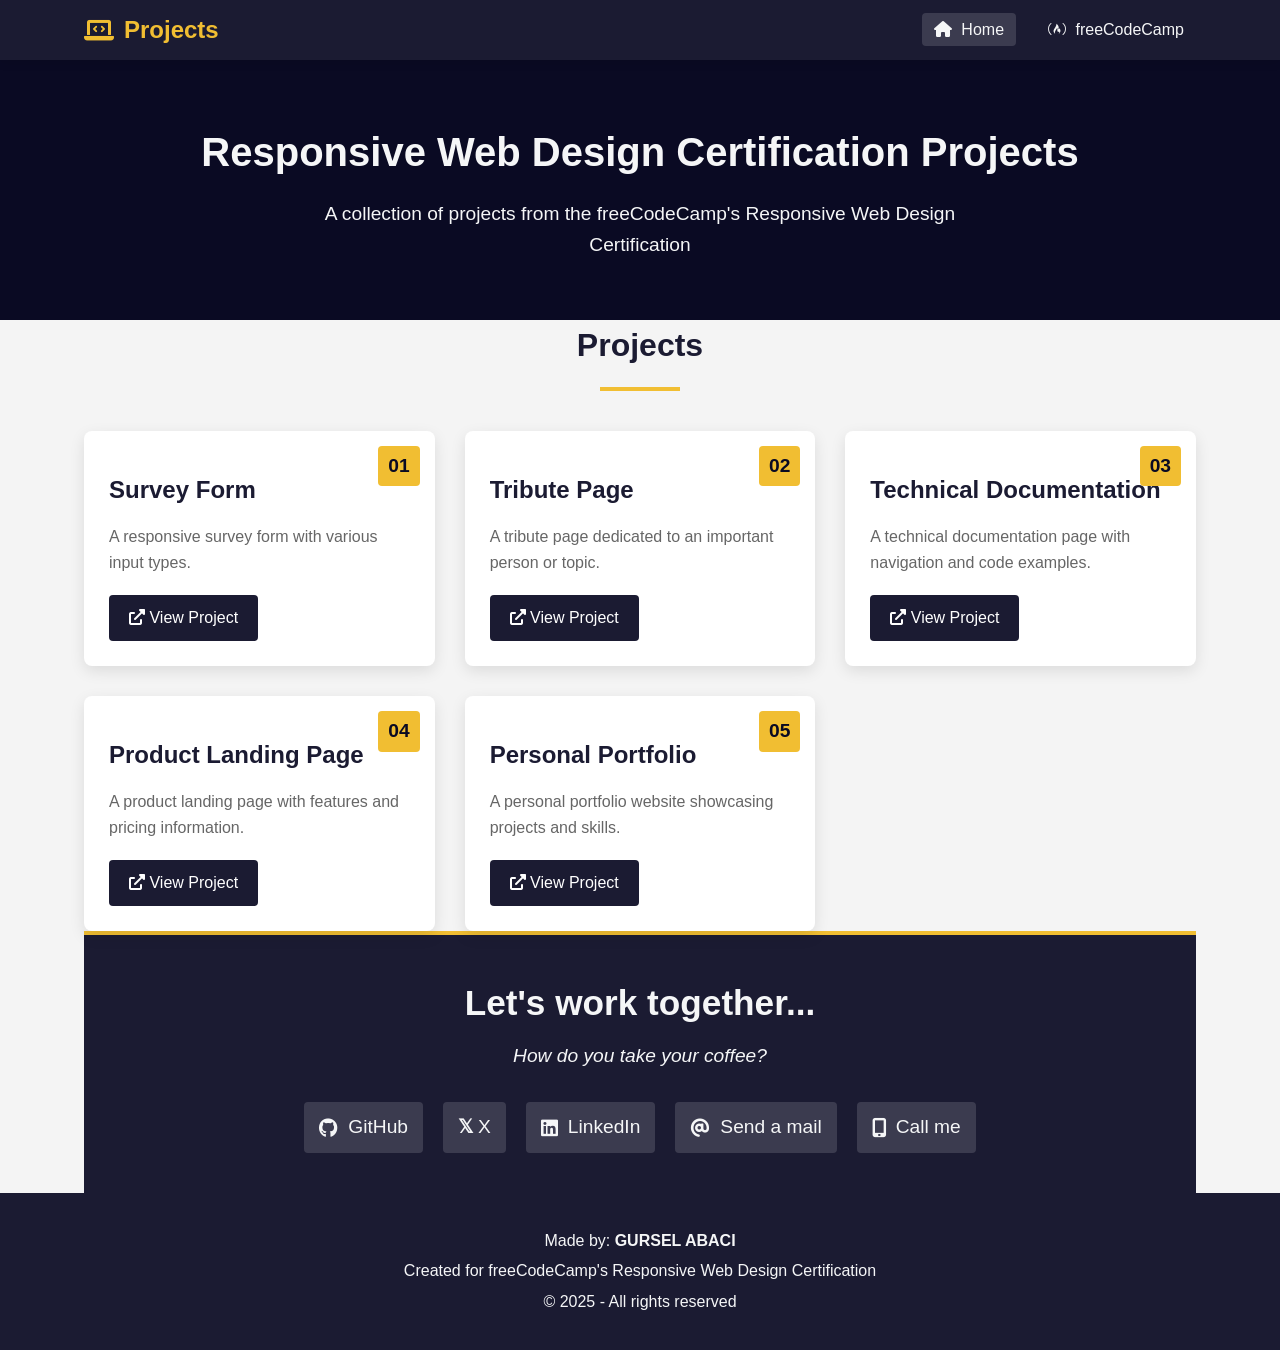
<file: index.html>
<!DOCTYPE html>
<html lang="en">
<head>
   <meta charset="UTF-8">
   <meta name="viewport" content="width=device-width, initial-scale=1.0">
   <title>Responsive Web Design FCC Projects</title>
   <link rel="stylesheet" href="styles.css">
   <link rel="stylesheet" href="https://cdnjs.cloudflare.com/ajax/libs/font-awesome/6.0.0-beta3/css/all.min.css">
</head>
<body>
    <nav id="navbar" class="navbar">
        <div class="container nav-container">
            <a href="https://gabaci72.github.io/gabaci/" class="logo">
                <i class="fas fa-laptop-code"></i> Projects
            </a>
           <ul class="nav-links">
               <li><a href="index.html" class="active"><i class="fas fa-home"></i> Home</a></li>
               <li><a href="https://www.freecodecamp.org/" target="_blank"><i class="fab fa-free-code-camp"></i> freeCodeCamp</a></li>
           </ul>
       </div>
   </nav>

   <header>
       <div class="container">
           <h1>Responsive Web Design Certification Projects</h1>
           <p>A collection of projects from the freeCodeCamp's Responsive Web Design Certification</p>
       </div>
   </header>

   <main class="container">
       <section class="projects">
           <h2>Projects</h2>
           <div class="projects-grid">
               <div class="project-card">
                   <div class="project-number">01</div>
                   <h3>Survey Form</h3>
                   <p>A responsive survey form with various input types.</p>
                   <a href="01-survey-form/index.html" class="project-link">
                       <i class="fas fa-external-link-alt"></i> View Project
                   </a>
               </div>

               <div class="project-card">
                   <div class="project-number">02</div>
                   <h3>Tribute Page</h3>
                   <p>A tribute page dedicated to an important person or topic.</p>
                   <a href="02-tribute-page/index.html" class="project-link">
                       <i class="fas fa-external-link-alt"></i> View Project
                   </a>
               </div>

               <div class="project-card">
                   <div class="project-number">03</div>
                   <h3>Technical Documentation</h3>
                   <p>A technical documentation page with navigation and code examples.</p>
                   <a href="03-technical-documentation/index.html" class="project-link">
                       <i class="fas fa-external-link-alt"></i> View Project
                   </a>
               </div>

               <div class="project-card">
                   <div class="project-number">04</div>
                   <h3>Product Landing Page</h3>
                   <p>A product landing page with features and pricing information.</p>
                   <a href="04-product-landing/index.html" class="project-link">
                       <i class="fas fa-external-link-alt"></i> View Project
                   </a>
               </div>

               <div class="project-card">
                   <div class="project-number">05</div>
                   <h3>Personal Portfolio</h3>
                   <p>A personal portfolio website showcasing projects and skills.</p>
                   <a href="05-personal-portfolio/index.html" class="project-link">
                       <i class="fas fa-external-link-alt"></i> View Project
                   </a>
               </div>
           </div>
       </section>

       <!-- Contact section -->
       <section id="contact" class="contact-section">
           <div class="contact-section-header">
               <h2>Let's work together...</h2>
               <p>How do you take your coffee?</p>
           </div>
           <div class="contact-links">
               <a id="profile-link" href="https://github.com/gabaci72" target="_blank" class="btn contact-details">
                   <i class="fab fa-github"></i> GitHub
               </a>
               <a href="https://x.com/serianonim" target="_blank" class="btn contact-details">
                   <span style="font-weight:bold;margin-right:5px;">𝕏</span> X
               </a>
               <a href="https://www.linkedin.com/in/g%C3%BCraba-532b301b9/" target="_blank" class="btn contact-details">
                   <i class="fab fa-linkedin"></i> LinkedIn
               </a>
               <a href="mailto:serianonim@gmail.com" class="btn contact-details">
                   <i class="fas fa-at"></i> Send a mail
               </a>
               <a href="tel:555-555-5555" class="btn contact-details">
                   <i class="fas fa-mobile-alt"></i> Call me
               </a>
           </div>
       </section>
   </main>

   <footer>
       <div class="container">
           <p>Made by: <strong>GURSEL ABACI</strong></p>
           <p>Created for freeCodeCamp's Responsive Web Design Certification</p>
           <p>&copy; 2025 - All rights reserved</p>
       </div>
   </footer>
</body>
</html>
</file>
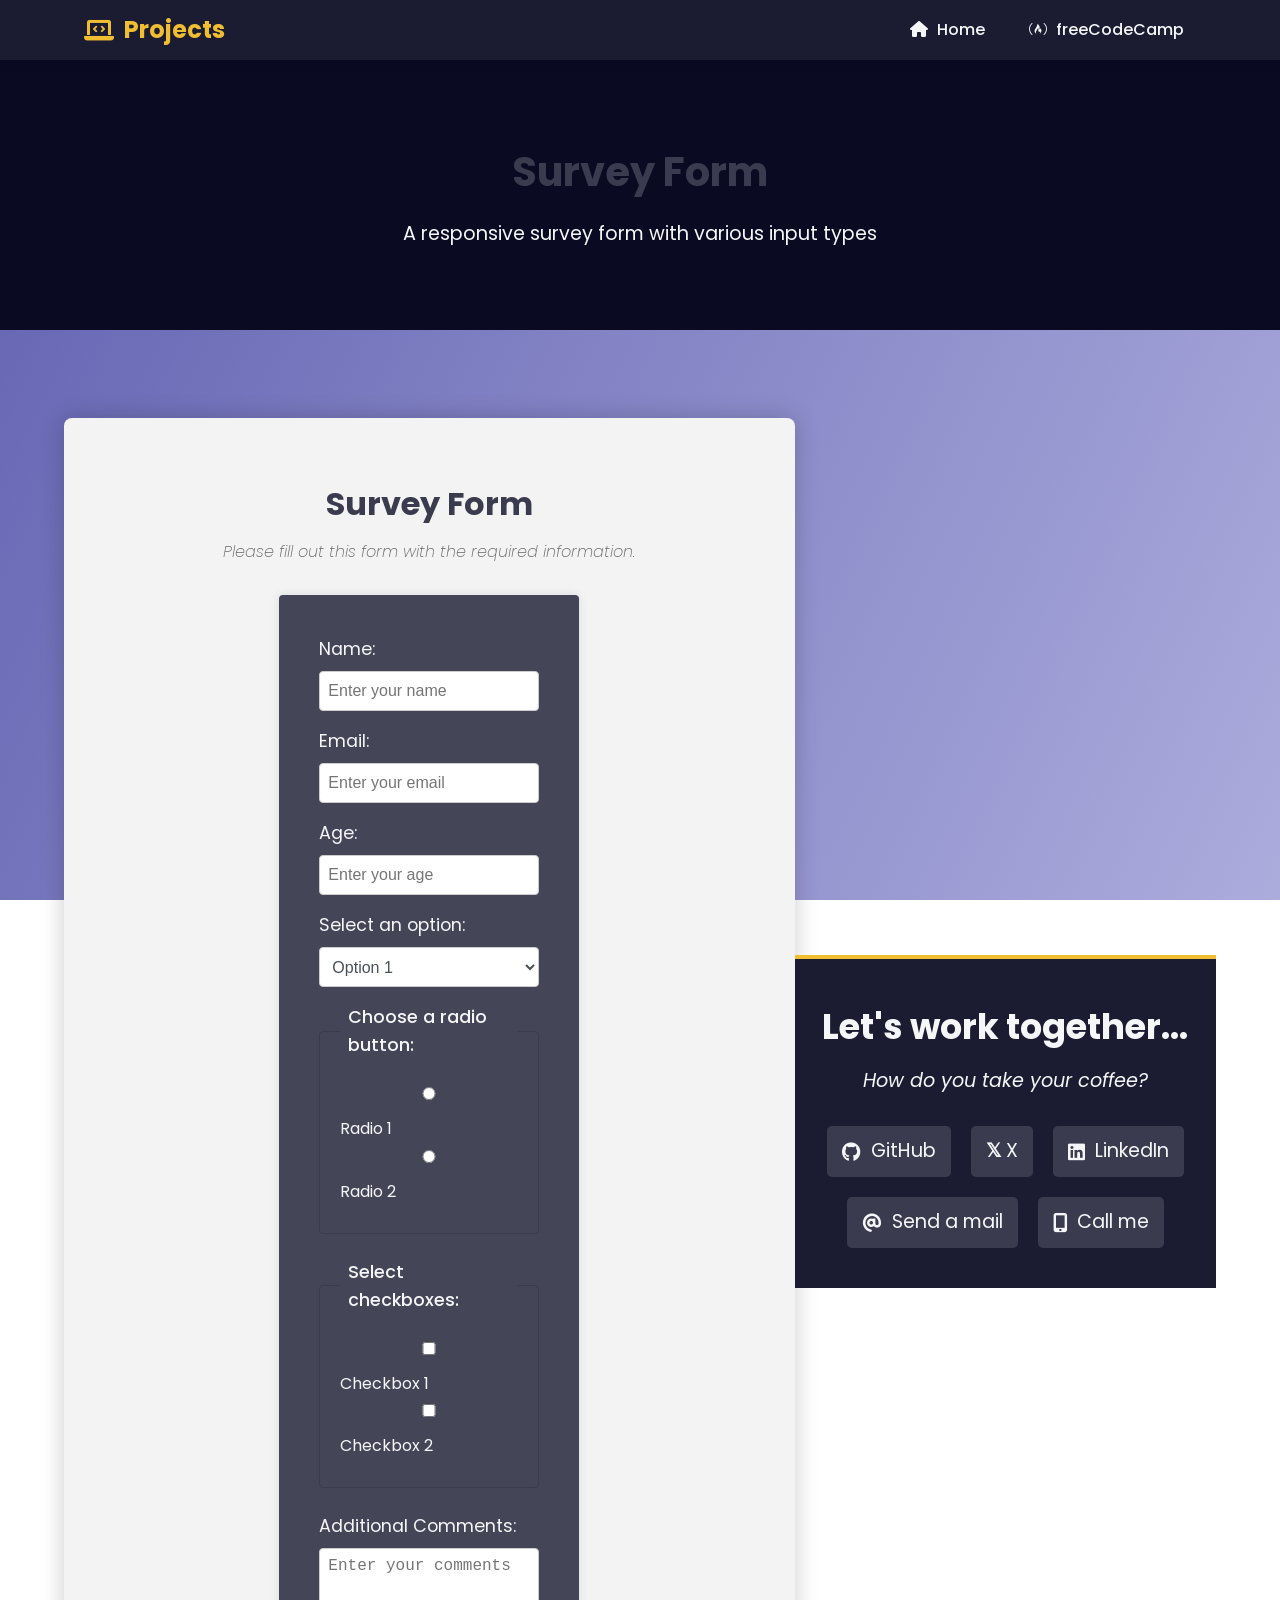
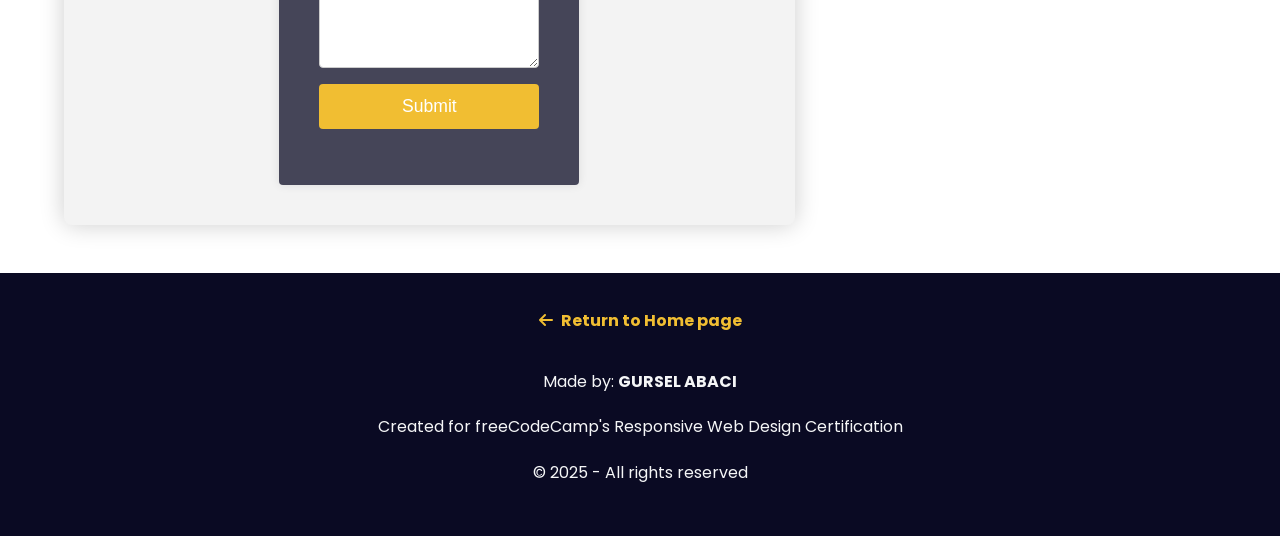
<file: 01-Survey-Form/index.html>
<!DOCTYPE html>
<html lang="en">
<head>
    <meta charset="UTF-8">
    <meta name="viewport" content="width=device-width, initial-scale=1.0">
    <title>Survey Form - FCC Responsive Web Design</title>
    <link rel="stylesheet" href="../styles-project.css">
    <link rel="stylesheet" href="styles.css">
    <link rel="stylesheet" href="https://cdnjs.cloudflare.com/ajax/libs/font-awesome/6.0.0-beta3/css/all.min.css">
    <link href="https://fonts.googleapis.com/css?family=Poppins:200,300,400,500,600,700,800&display=swap" rel="stylesheet">
</head>
<body>
    <nav id="navbar" class="navbar">
        <div class="container nav-container">
            <a href="https://gabaci72.github.io/gabaci/" class="logo">
                <i class="fas fa-laptop-code"></i> Projects
            </a>
            <ul class="nav-links">
                <li><a href="../index.html"><i class="fas fa-home"></i> Home</a></li>
                <li><a href="https://www.freecodecamp.org/" target="_blank"><i class="fab fa-free-code-camp"></i> freeCodeCamp</a></li>
            </ul>
        </div>
    </nav>

    <header>
        <div class="container">
            <h1>Survey Form</h1>
            <p>A responsive survey form with various input types</p>
        </div>
    </header>

    <main class="container">
        <div class="project-content">
    <h1 id="title">Survey Form</h1>
    <p id="description">Please fill out this form with the required information.</p>
    <form id="survey-form">
        <label id="name-label" for="name">Name:</label>
        <input type="text" id="name" name="name" placeholder="Enter your name" required>

        <label id="email-label" for="email">Email:</label>
        <input type="email" id="email" name="email" placeholder="Enter your email" required>

        <label id="number-label" for="number">Age:</label>
        <input type="number" id="number" name="number" min="1" max="120" placeholder="Enter your age" required>

        <label id="dropdown-label" for="dropdown">Select an option:</label>
        <select id="dropdown" name="dropdown">
            <option value="option1">Option 1</option>
            <option value="option2">Option 2</option>
        </select>

        <fieldset>
            <legend>Choose a radio button:</legend>
            <label>
                <input type="radio" name="radio-group" value="radio1"> Radio 1
            </label>
            <label>
                <input type="radio" name="radio-group" value="radio2"> Radio 2
            </label>
        </fieldset>

        <fieldset>
            <legend>Select checkboxes:</legend>
            <label>
                <input type="checkbox" name="checkbox-group" value="checkbox1"> Checkbox 1
            </label>
            <label>
                <input type="checkbox" name="checkbox-group" value="checkbox2"> Checkbox 2
            </label>
        </fieldset>

        <label for="comments">Additional Comments:</label>
        <textarea id="comments" name="comments" placeholder="Enter your comments"></textarea>

        <button id="submit" type="submit">Submit</button>
    </form>
</div>

<!-- Contact section -->
<section id="contact" class="contact-section">
    <div class="contact-section-header">
        <h2>Let's work together...</h2>
        <p>How do you take your coffee?</p>
    </div>
    <div class="contact-links">
        <a id="profile-link" href="https://github.com/gabaci72" target="_blank" class="btn contact-details">
            <i class="fab fa-github"></i> GitHub
        </a>
        <a href="https://x.com/serianonim" target="_blank" class="btn contact-details">
            <span style="font-weight:bold;margin-right:5px;">𝕏</span> X
        </a>
        <a href="https://www.linkedin.com/in/g%C3%BCraba-532b301b9/" target="_blank" class="btn contact-details">
            <i class="fab fa-linkedin"></i> LinkedIn
        </a>
        <a href="mailto:serianonim@gmail.com" class="btn contact-details">
            <i class="fas fa-at"></i> Send a mail
        </a>
        <a href="tel:555-555-5555" class="btn contact-details">
            <i class="fas fa-mobile-alt"></i> Call me
        </a>
    </div>
</section>
</main>

    <footer>
        <div class="container">
            <p><a href="../index.html" class="back-link"><i class="fas fa-arrow-left"></i> Return to Home page</a></p>
            <p>Made by: <strong>GURSEL ABACI</strong></p>
            <p>Created for freeCodeCamp's Responsive Web Design Certification</p>
            <p>&copy; 2025 - All rights reserved</p>
        </div>
    </footer>
</body>
</html>
</file>
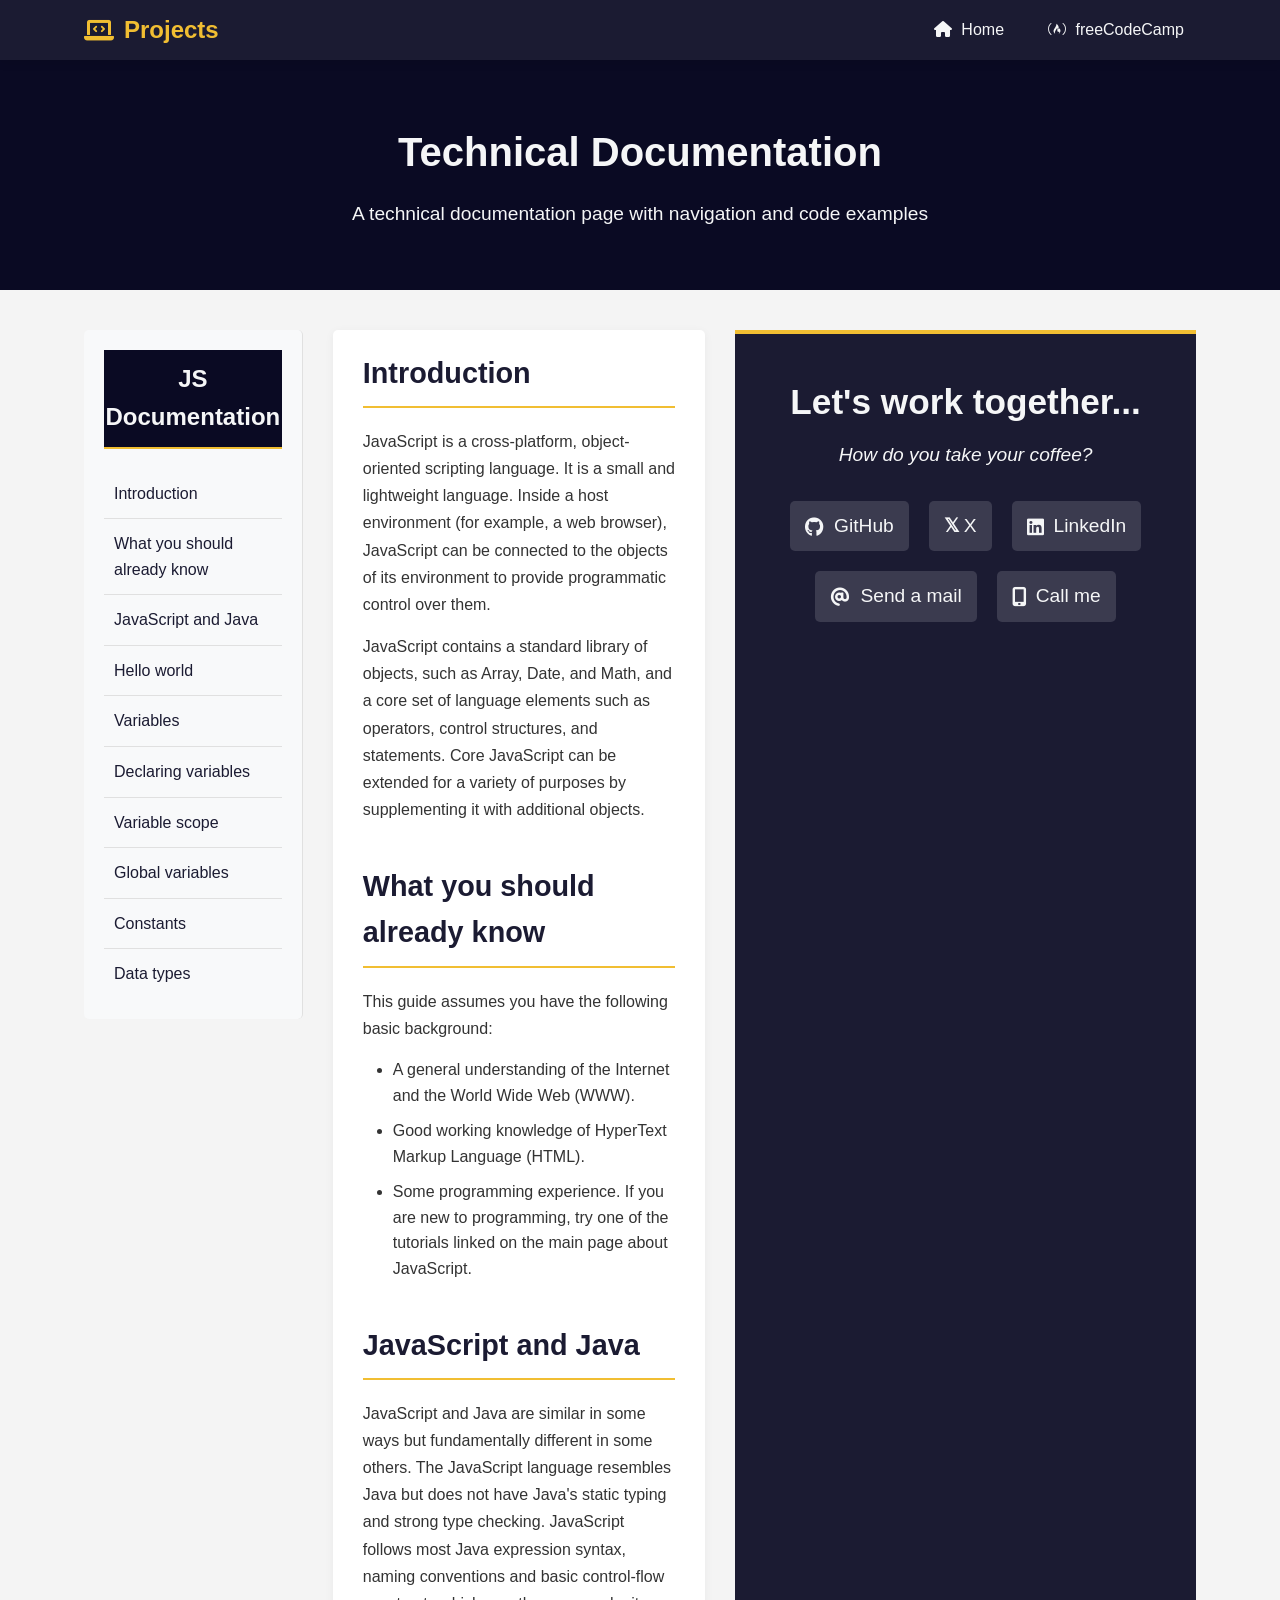
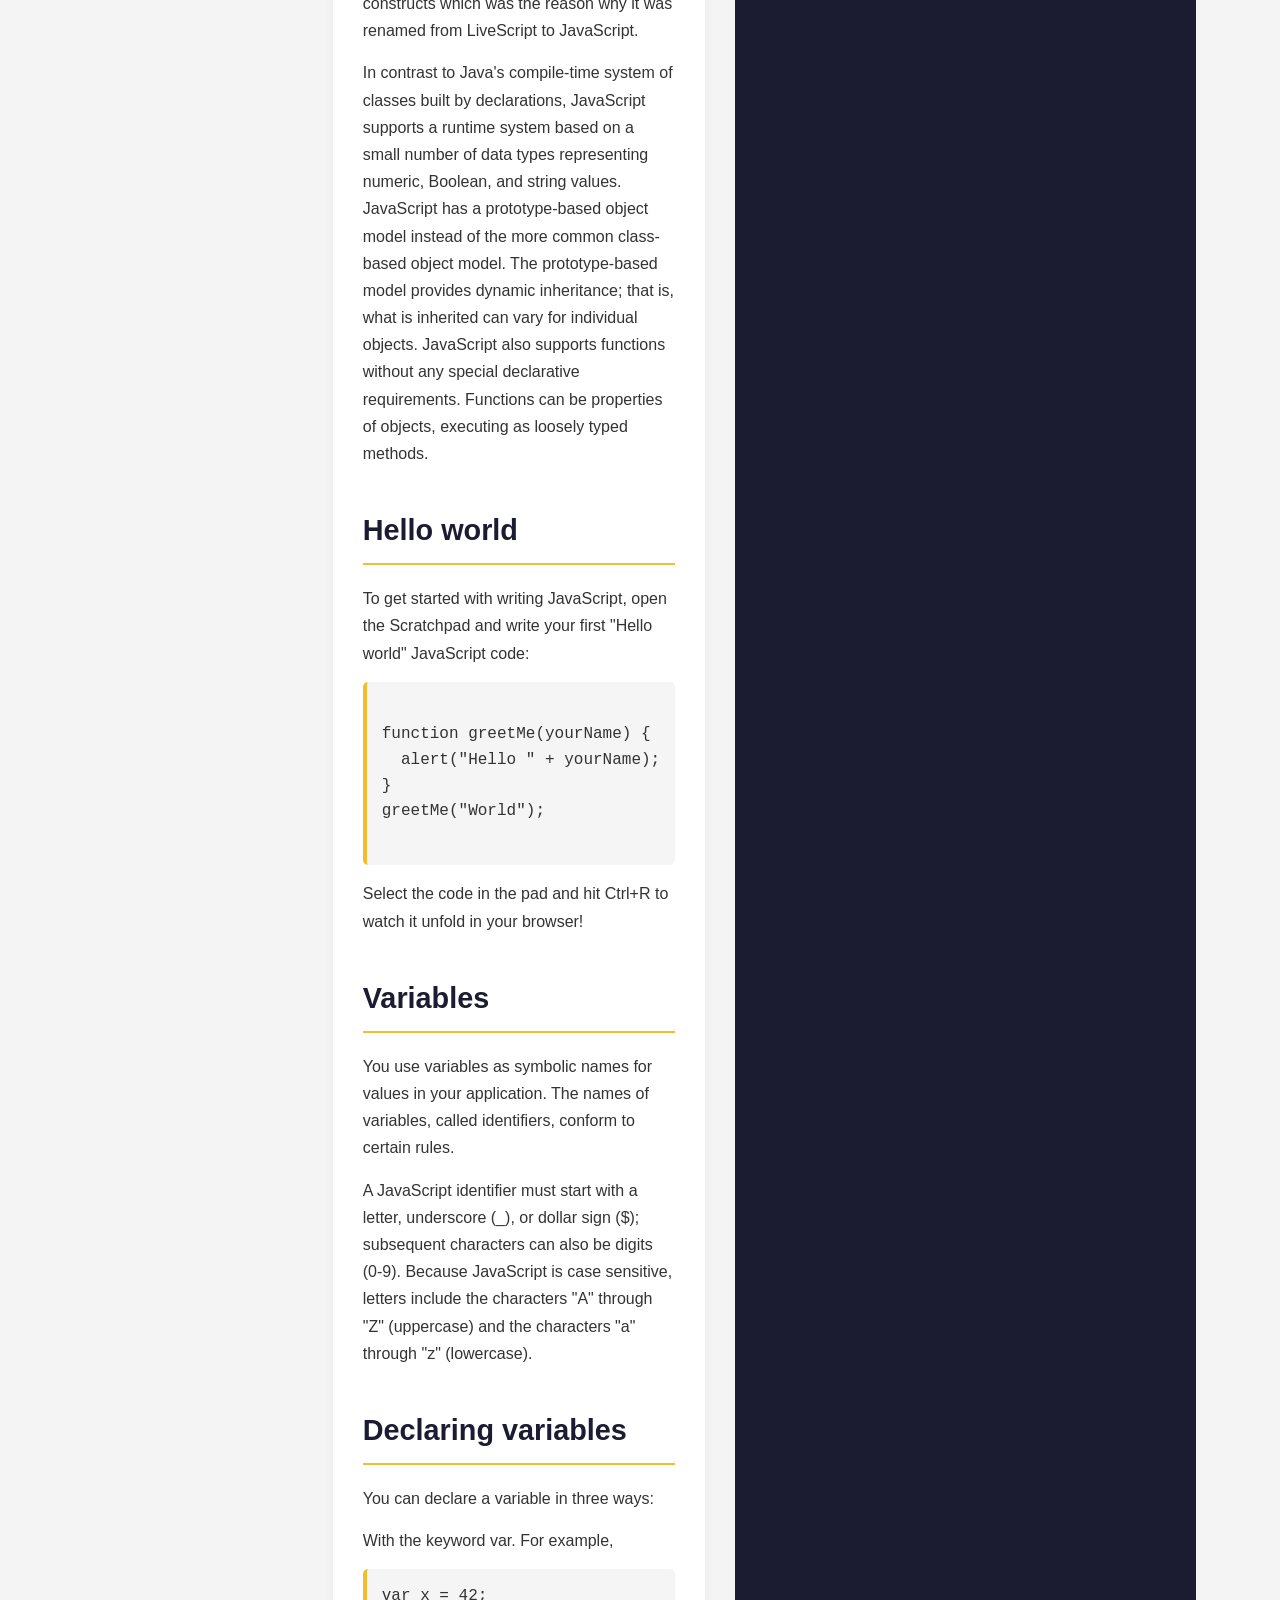
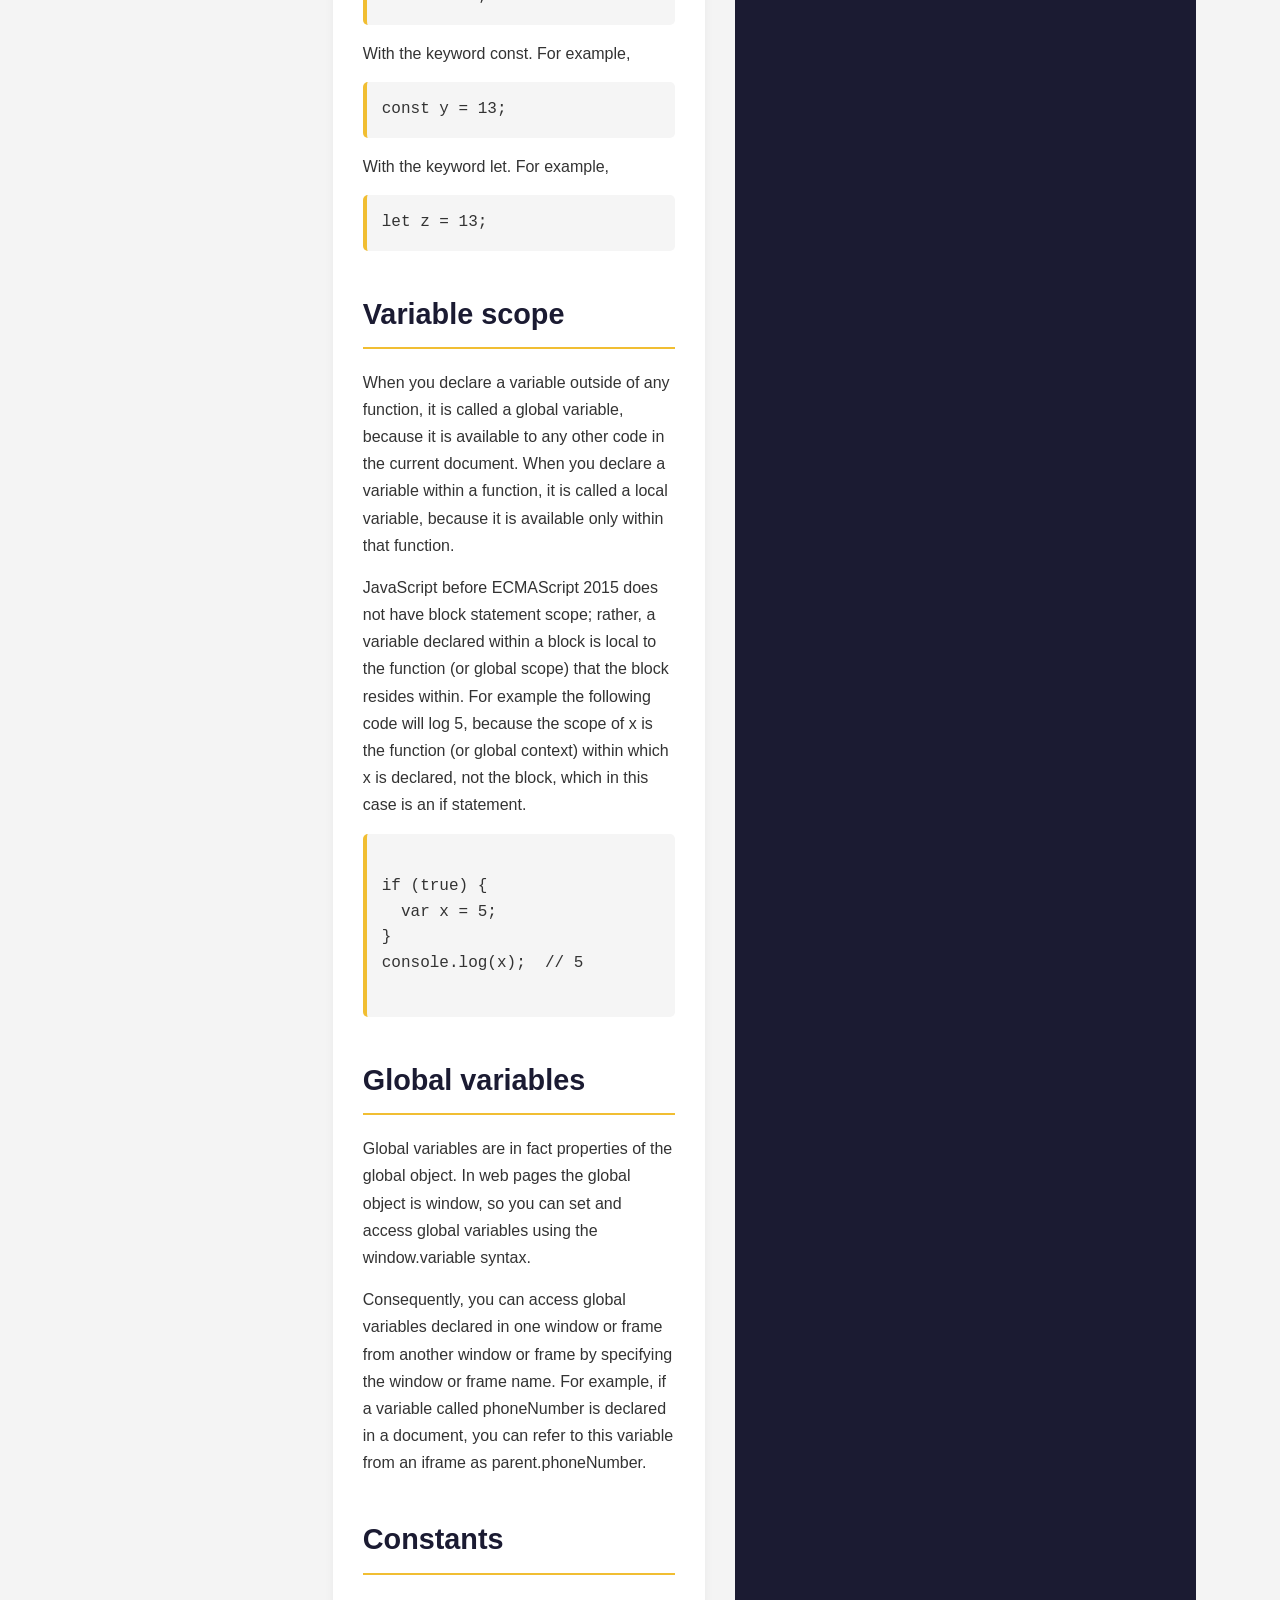
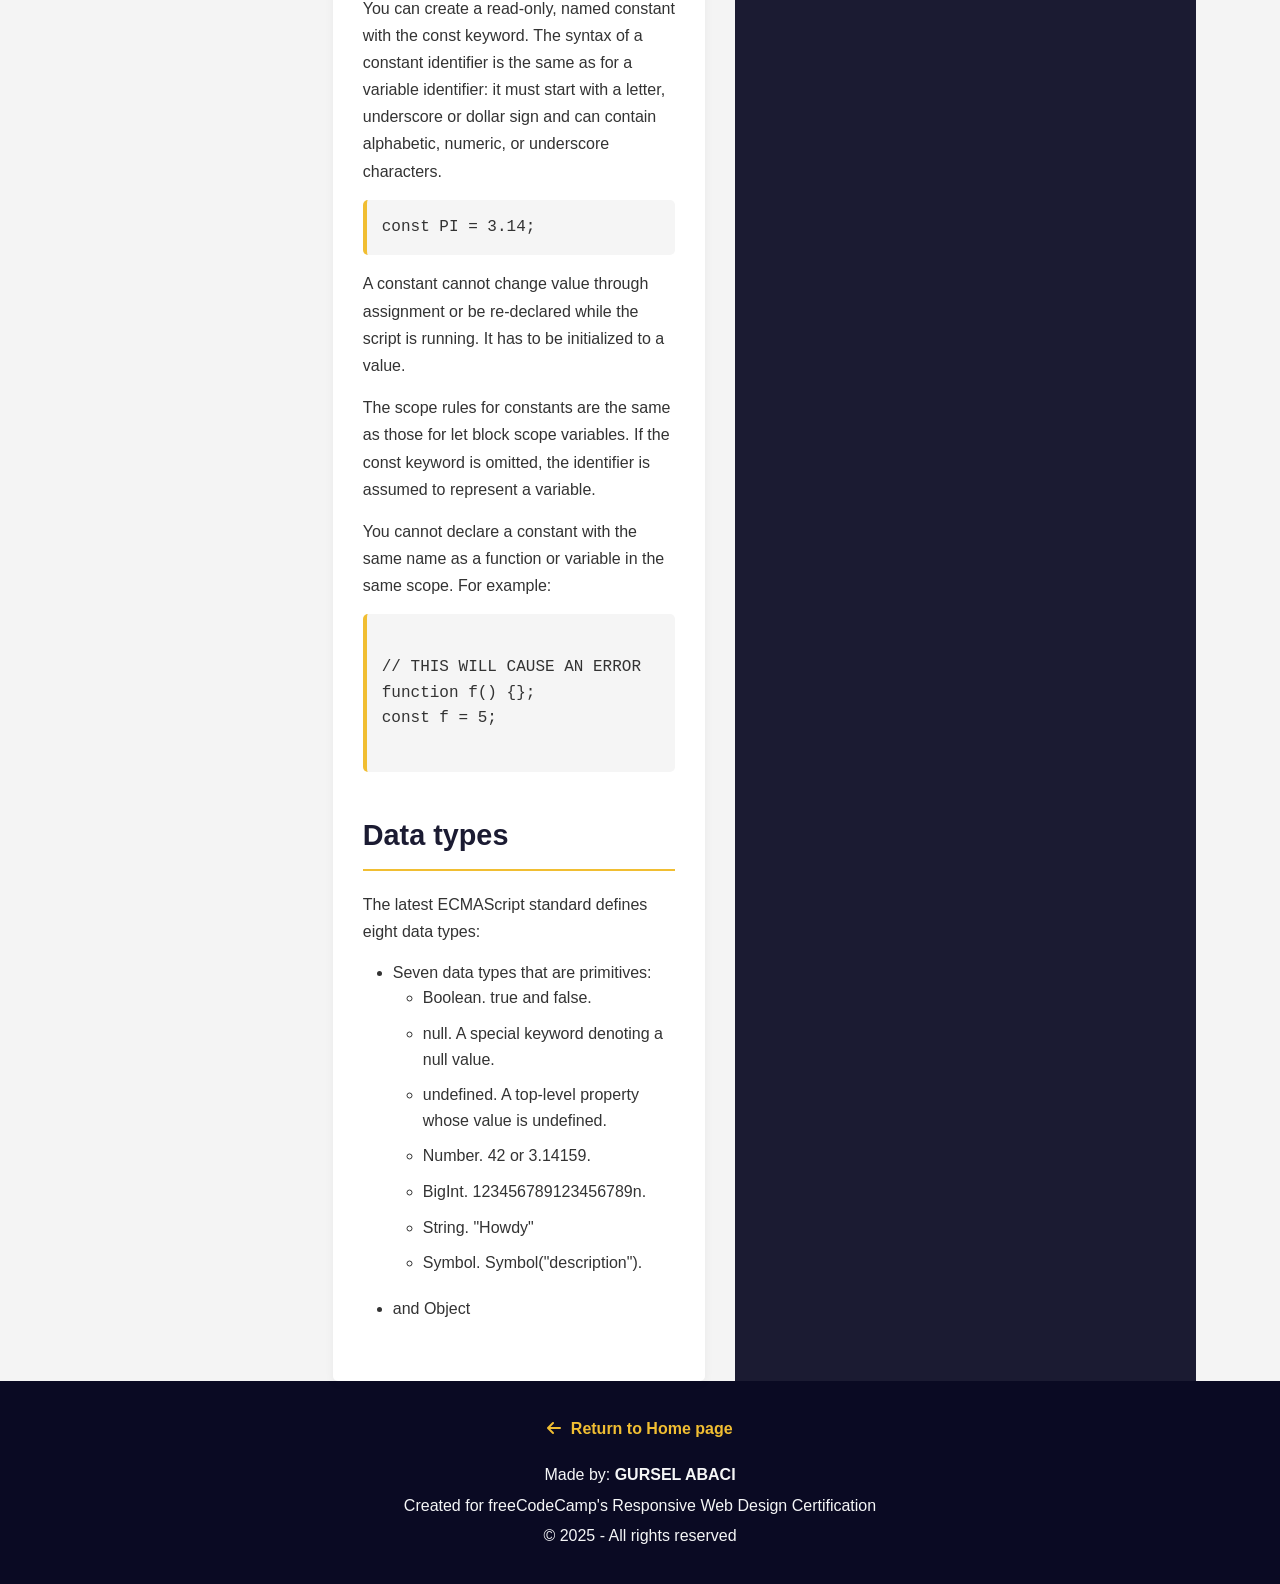
<file: 03-technical-documentation/index.html>
<!DOCTYPE html>
<html lang="en">
<head>
    <meta charset="UTF-8">
    <meta name="viewport" content="width=device-width, initial-scale=1.0">
    <title>Technical Documentation - FCC Responsive Web Design</title>
    <link rel="stylesheet" href="../styles-project.css">
    <link rel="stylesheet" href="styles.css">
    <link rel="stylesheet" href="https://cdnjs.cloudflare.com/ajax/libs/font-awesome/6.0.0-beta3/css/all.min.css">
</head>
<body>
    <nav id="navbar" class="navbar">
        <div class="container nav-container">
            <a href="https://gabaci72.github.io/gabaci/" class="logo">
                <i class="fas fa-laptop-code"></i> Projects
            </a>
            <ul class="nav-links">
                <li><a href="../index.html"><i class="fas fa-home"></i> Home</a></li>
                <li><a href="https://www.freecodecamp.org/" target="_blank"><i class="fab fa-free-code-camp"></i> freeCodeCamp</a></li>
            </ul>
        </div>
    </nav>

    <header>
        <div class="container">
            <h1>Technical Documentation</h1>
            <p>A technical documentation page with navigation and code examples</p>
        </div>
    </header>

    <main class="container doc-container">
        <nav id="doc-navbar">
            <header>
                <h2>JS Documentation</h2>
            </header>
            <ul>
                <li><a class="nav-link" href="#Introduction">Introduction</a></li>
                <li><a class="nav-link" href="#What_you_should_already_know">What you should already know</a></li>
                <li><a class="nav-link" href="#JavaScript_and_Java">JavaScript and Java</a></li>
                <li><a class="nav-link" href="#Hello_world">Hello world</a></li>
                <li><a class="nav-link" href="#Variables">Variables</a></li>
                <li><a class="nav-link" href="#Declaring_variables">Declaring variables</a></li>
                <li><a class="nav-link" href="#Variable_scope">Variable scope</a></li>
                <li><a class="nav-link" href="#Global_variables">Global variables</a></li>
                <li><a class="nav-link" href="#Constants">Constants</a></li>
                <li><a class="nav-link" href="#Data_types">Data types</a></li>
            </ul>
        </nav>

        <div id="main-doc">
            <section class="main-section" id="Introduction">
                <header>
                    <h3>Introduction</h3>
                </header>
                <p>JavaScript is a cross-platform, object-oriented scripting language. It is a small and lightweight language. Inside a host environment (for example, a web browser), JavaScript can be connected to the objects of its environment to provide programmatic control over them.</p>
                <p>JavaScript contains a standard library of objects, such as Array, Date, and Math, and a core set of language elements such as operators, control structures, and statements. Core JavaScript can be extended for a variety of purposes by supplementing it with additional objects.</p>
            </section>

            <section class="main-section" id="What_you_should_already_know">
                <header>
                    <h3>What you should already know</h3>
                </header>
                <p>This guide assumes you have the following basic background:</p>
                <ul>
                    <li>A general understanding of the Internet and the World Wide Web (WWW).</li>
                    <li>Good working knowledge of HyperText Markup Language (HTML).</li>
                    <li>Some programming experience. If you are new to programming, try one of the tutorials linked on the main page about JavaScript.</li>
                </ul>
            </section>

            <section class="main-section" id="JavaScript_and_Java">
                <header>
                    <h3>JavaScript and Java</h3>
                </header>
                <p>JavaScript and Java are similar in some ways but fundamentally different in some others. The JavaScript language resembles Java but does not have Java's static typing and strong type checking. JavaScript follows most Java expression syntax, naming conventions and basic control-flow constructs which was the reason why it was renamed from LiveScript to JavaScript.</p>
                <p>In contrast to Java's compile-time system of classes built by declarations, JavaScript supports a runtime system based on a small number of data types representing numeric, Boolean, and string values. JavaScript has a prototype-based object model instead of the more common class-based object model. The prototype-based model provides dynamic inheritance; that is, what is inherited can vary for individual objects. JavaScript also supports functions without any special declarative requirements. Functions can be properties of objects, executing as loosely typed methods.</p>
            </section>

            <section class="main-section" id="Hello_world">
                <header>
                    <h3>Hello world</h3>
                </header>
                <p>To get started with writing JavaScript, open the Scratchpad and write your first "Hello world" JavaScript code:</p>
                <code>
function greetMe(yourName) {
  alert("Hello " + yourName);
}
greetMe("World");
                </code>
                <p>Select the code in the pad and hit Ctrl+R to watch it unfold in your browser!</p>
            </section>

            <section class="main-section" id="Variables">
                <header>
                    <h3>Variables</h3>
                </header>
                <p>You use variables as symbolic names for values in your application. The names of variables, called identifiers, conform to certain rules.</p>
                <p>A JavaScript identifier must start with a letter, underscore (_), or dollar sign ($); subsequent characters can also be digits (0-9). Because JavaScript is case sensitive, letters include the characters "A" through "Z" (uppercase) and the characters "a" through "z" (lowercase).</p>
            </section>

            <section class="main-section" id="Declaring_variables">
                <header>
                    <h3>Declaring variables</h3>
                </header>
                <p>You can declare a variable in three ways:</p>
                <p>With the keyword var. For example,</p>
                <code>var x = 42;</code>
                <p>With the keyword const. For example,</p>
                <code>const y = 13;</code>
                <p>With the keyword let. For example,</p>
                <code>let z = 13;</code>
            </section>

            <section class="main-section" id="Variable_scope">
                <header>
                    <h3>Variable scope</h3>
                </header>
                <p>When you declare a variable outside of any function, it is called a global variable, because it is available to any other code in the current document. When you declare a variable within a function, it is called a local variable, because it is available only within that function.</p>
                <p>JavaScript before ECMAScript 2015 does not have block statement scope; rather, a variable declared within a block is local to the function (or global scope) that the block resides within. For example the following code will log 5, because the scope of x is the function (or global context) within which x is declared, not the block, which in this case is an if statement.</p>
                <code>
if (true) {
  var x = 5;
}
console.log(x);  // 5
                </code>
            </section>

            <section class="main-section" id="Global_variables">
                <header>
                    <h3>Global variables</h3>
                </header>
                <p>Global variables are in fact properties of the global object. In web pages the global object is window, so you can set and access global variables using the window.variable syntax.</p>
                <p>Consequently, you can access global variables declared in one window or frame from another window or frame by specifying the window or frame name. For example, if a variable called phoneNumber is declared in a document, you can refer to this variable from an iframe as parent.phoneNumber.</p>
            </section>

            <section class="main-section" id="Constants">
                <header>
                    <h3>Constants</h3>
                </header>
                <p>You can create a read-only, named constant with the const keyword. The syntax of a constant identifier is the same as for a variable identifier: it must start with a letter, underscore or dollar sign and can contain alphabetic, numeric, or underscore characters.</p>
                <code>const PI = 3.14;</code>
                <p>A constant cannot change value through assignment or be re-declared while the script is running. It has to be initialized to a value.</p>
                <p>The scope rules for constants are the same as those for let block scope variables. If the const keyword is omitted, the identifier is assumed to represent a variable.</p>
                <p>You cannot declare a constant with the same name as a function or variable in the same scope. For example:</p>
                <code>
// THIS WILL CAUSE AN ERROR
function f() {};
const f = 5;
                </code>
            </section>

            <section class="main-section" id="Data_types">
                <header>
                    <h3>Data types</h3>
                </header>
                <p>The latest ECMAScript standard defines eight data types:</p>
                <ul>
                    <li>Seven data types that are primitives:
                        <ul>
                            <li>Boolean. true and false.</li>
                            <li>null. A special keyword denoting a null value.</li>
                            <li>undefined. A top-level property whose value is undefined.</li>
                            <li>Number. 42 or 3.14159.</li>
                            <li>BigInt. 123456789123456789n.</li>
                            <li>String. "Howdy"</li>
                            <li>Symbol. Symbol("description").</li>
                        </ul>
                    </li>
                    <li>and Object</li>
                </ul>
            </section>
        </div>

        <!-- Contact section -->
        <section id="contact" class="contact-section">
            <div class="contact-section-header">
                <h2>Let's work together...</h2>
                <p>How do you take your coffee?</p>
            </div>
            <div class="contact-links">
                <a id="profile-link" href="https://github.com/gabaci72" target="_blank" class="btn contact-details">
                    <i class="fab fa-github"></i> GitHub
                </a>
                <a href="https://x.com/serianonim" target="_blank" class="btn contact-details">
                    <span style="font-weight:bold;margin-right:5px;">𝕏</span> X
                </a>
                <a href="https://www.linkedin.com/in/g%C3%BCraba-532b301b9/" target="_blank" class="btn contact-details">
                    <i class="fab fa-linkedin"></i> LinkedIn
                </a>
                <a href="mailto:serianonim@gmail.com" class="btn contact-details">
                    <i class="fas fa-at"></i> Send a mail
                </a>
                <a href="tel:555-555-5555" class="btn contact-details">
                    <i class="fas fa-mobile-alt"></i> Call me
                </a>
            </div>
        </section>
    </main>

    <footer>
        <div class="container">
            <p><a href="../index.html" class="back-link"><i class="fas fa-arrow-left"></i> Return to Home page</a></p>
            <p>Made by: <strong>GURSEL ABACI</strong></p>
            <p>Created for freeCodeCamp's Responsive Web Design Certification</p>
            <p>&copy; 2025 - All rights reserved</p>
        </div>
    </footer>
</body>
</html>
</file>
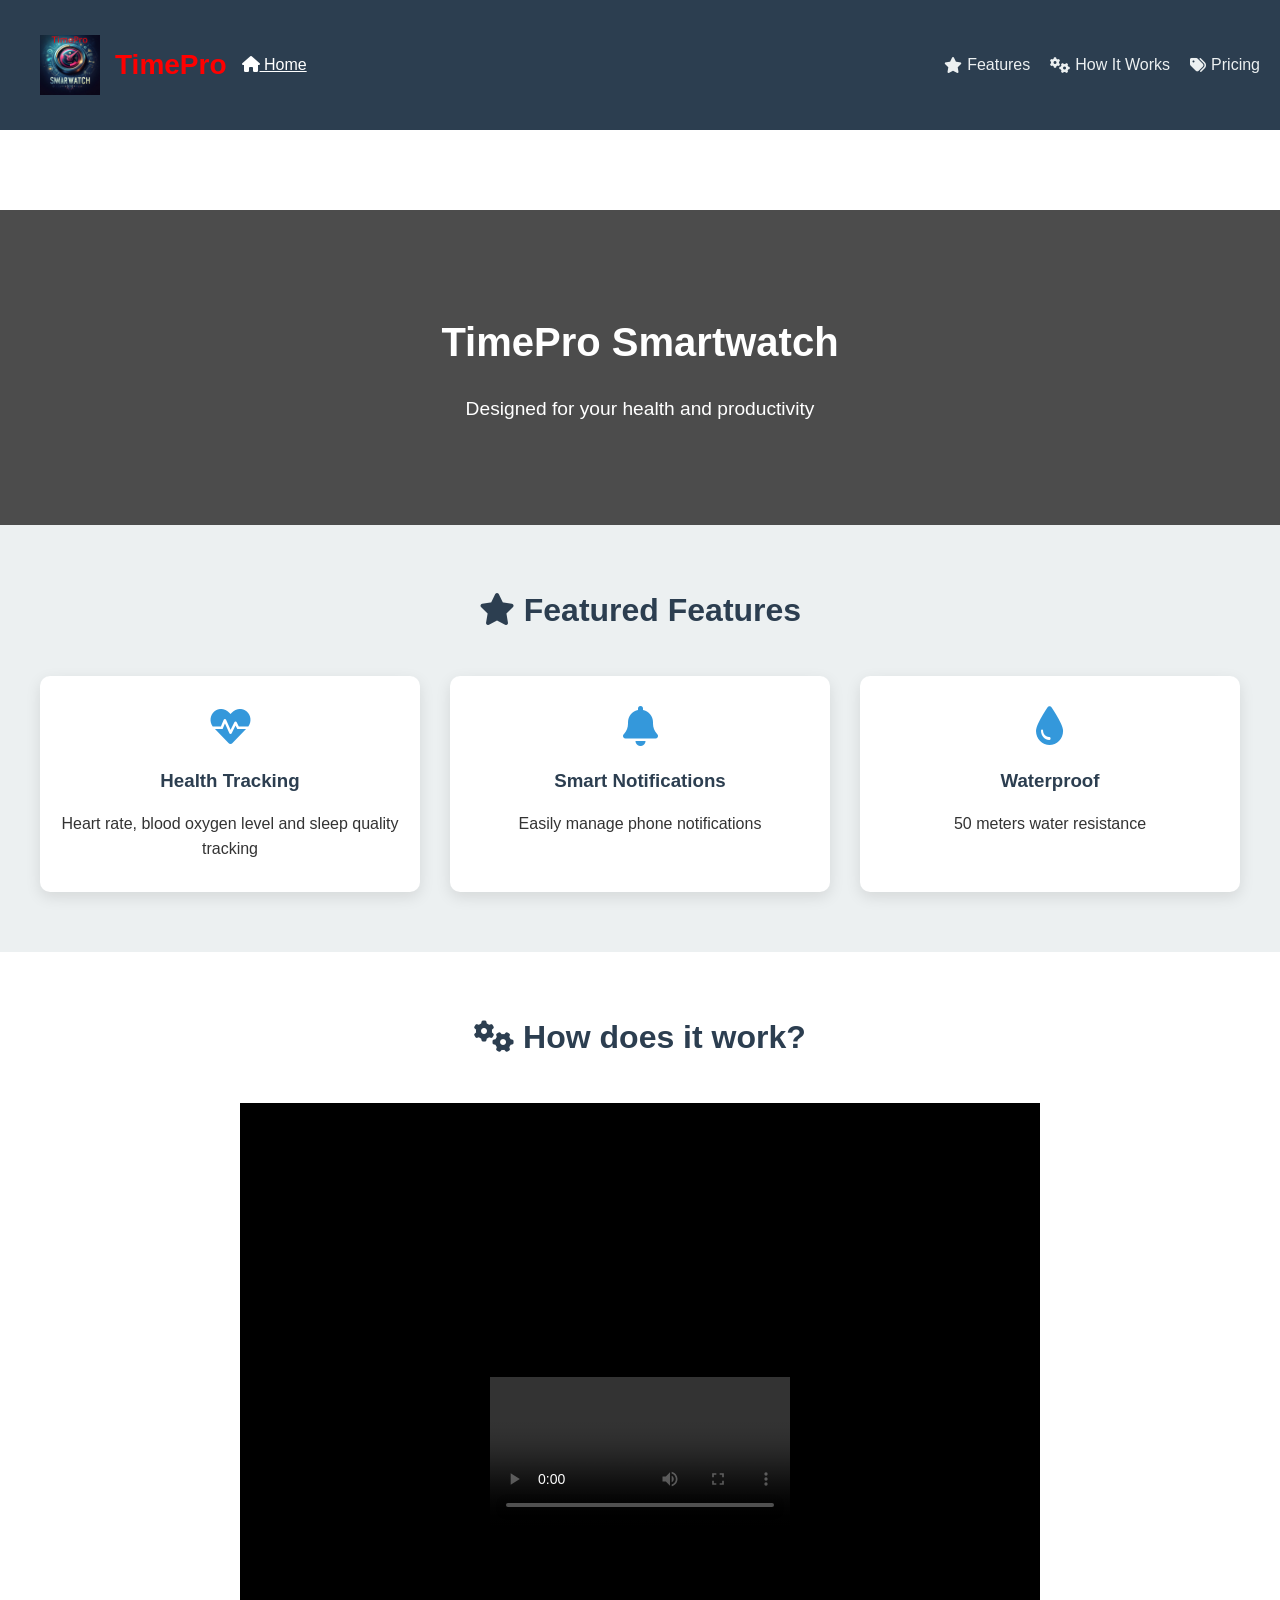
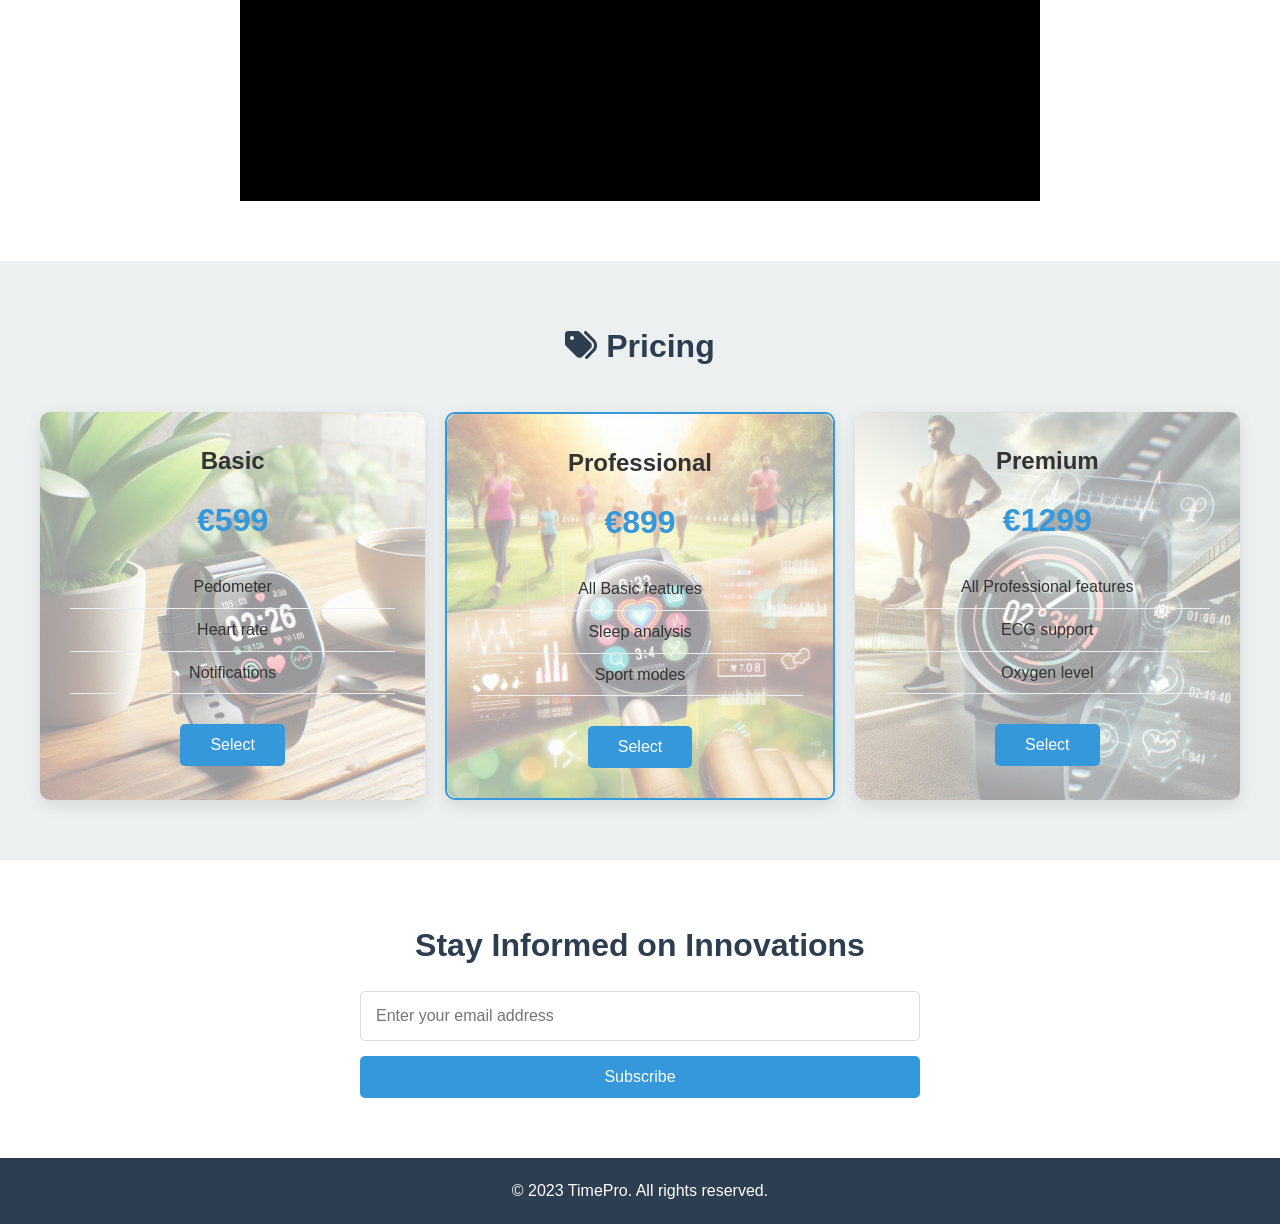
<file: 04-product-landing/index.html>
<!DOCTYPE html>
<html lang="en">
<head>
    <meta charset="UTF-8">
    <meta name="viewport" content="width=device-width, initial-scale=1.0">
    <title>TimePro | Smart Watch</title>
    <link rel="stylesheet" href="styles.css">
    <link rel="stylesheet" href="https://cdnjs.cloudflare.com/ajax/libs/font-awesome/6.0.0-beta3/css/all.min.css">
</head>
<body>
    <header id="header">
        <div class="logo-container">
            <img id="header-img" src="./img/TimePro.png" alt="TimePro Logo">
            <span class="logo-text">TimePro</span>
            <a class="home-btn" href="../index.html"><i class="fas fa-home"></i> Home</a>
        </div>
        <nav id="nav-bar">
            <a class="nav-link" href="#features"><i class="fas fa-star"></i> Features</a>
            <a class="nav-link" href="#how-works"><i class="fas fa-cogs"></i> How It Works</a>
            <a class="nav-link" href="#pricing"><i class="fas fa-tags"></i> Pricing</a>
        </nav>
    </header>
    <main>
        <section class="hero">
            <h1>TimePro Smartwatch</h1>
            <p>Designed for your health and productivity</p>
        </section>

        <section id="features" class="feature-section">
            <h2><i class="fas fa-star"></i> Featured Features</h2>
            <div class="features">
                <div class="feature">
                    <i class="fas fa-heartbeat"></i>
                    <h3>Health Tracking</h3>
                    <p>Heart rate, blood oxygen level and sleep quality tracking</p>
                </div>
                <div class="feature">
                    <i class="fas fa-bell"></i>
                    <h3>Smart Notifications</h3>
                    <p>Easily manage phone notifications</p>
                </div>
                <div class="feature">
                    <i class="fas fa-tint"></i>
                    <h3>Waterproof</h3>
                    <p>50 meters water resistance</p>
                </div>
            </div>
        </section>

        <section id="how-works">
            <h2><i class="fas fa-cogs"></i> How does it work?</h2>
            <div class="video-container">
                <iframe id="video" width="560" height="315" src="./img/TimePro.mp4" frameborder="0" allowfullscreen></iframe>
            </div>
        </section>

        <section id="pricing" class="pricing">
            <h2><i class="fas fa-tags"></i> Pricing</h2>
            <div class="plans">
                <div class="plan">
                    <h3>Basic</h3>
                    <p class="price">€599</p>
                    <ul>
                        <li>Pedometer</li>
                        <li>Heart rate</li>
                        <li>Notifications</li>
                    </ul>
                    <button class="btn">Select</button>
                </div>
                <div class="plan featured">
                    <h3>Professional</h3>
                    <p class="price">€899</p>
                    <ul>
                        <li>All Basic features</li>
                        <li>Sleep analysis</li>
                        <li>Sport modes</li>
                    </ul>
                    <button class="btn">Select</button>
                </div>
                <div class="plan">
                    <h3>Premium</h3>
                    <p class="price">€1299</p>
                    <ul>
                        <li>All Professional features</li>
                        <li>ECG support</li>
                        <li>Oxygen level</li>
                    </ul>
                    <button class="btn">Select</button>
                </div>
            </div>
        </section>

        <section class="newsletter">
            <h2>Stay Informed on Innovations</h2>
            <form id="form" action="https://www.freecodecamp.com/email-submit">
                <input type="email" id="email" name="email" placeholder="Enter your email address" required>
                <input type="submit" id="submit" value="Subscribe" class="btn">
            </form>
        </section>
    </main>
    <footer>
        <p>&copy; 2023 TimePro. All rights reserved.</p>
    </footer>
</body>
</html>
</file>
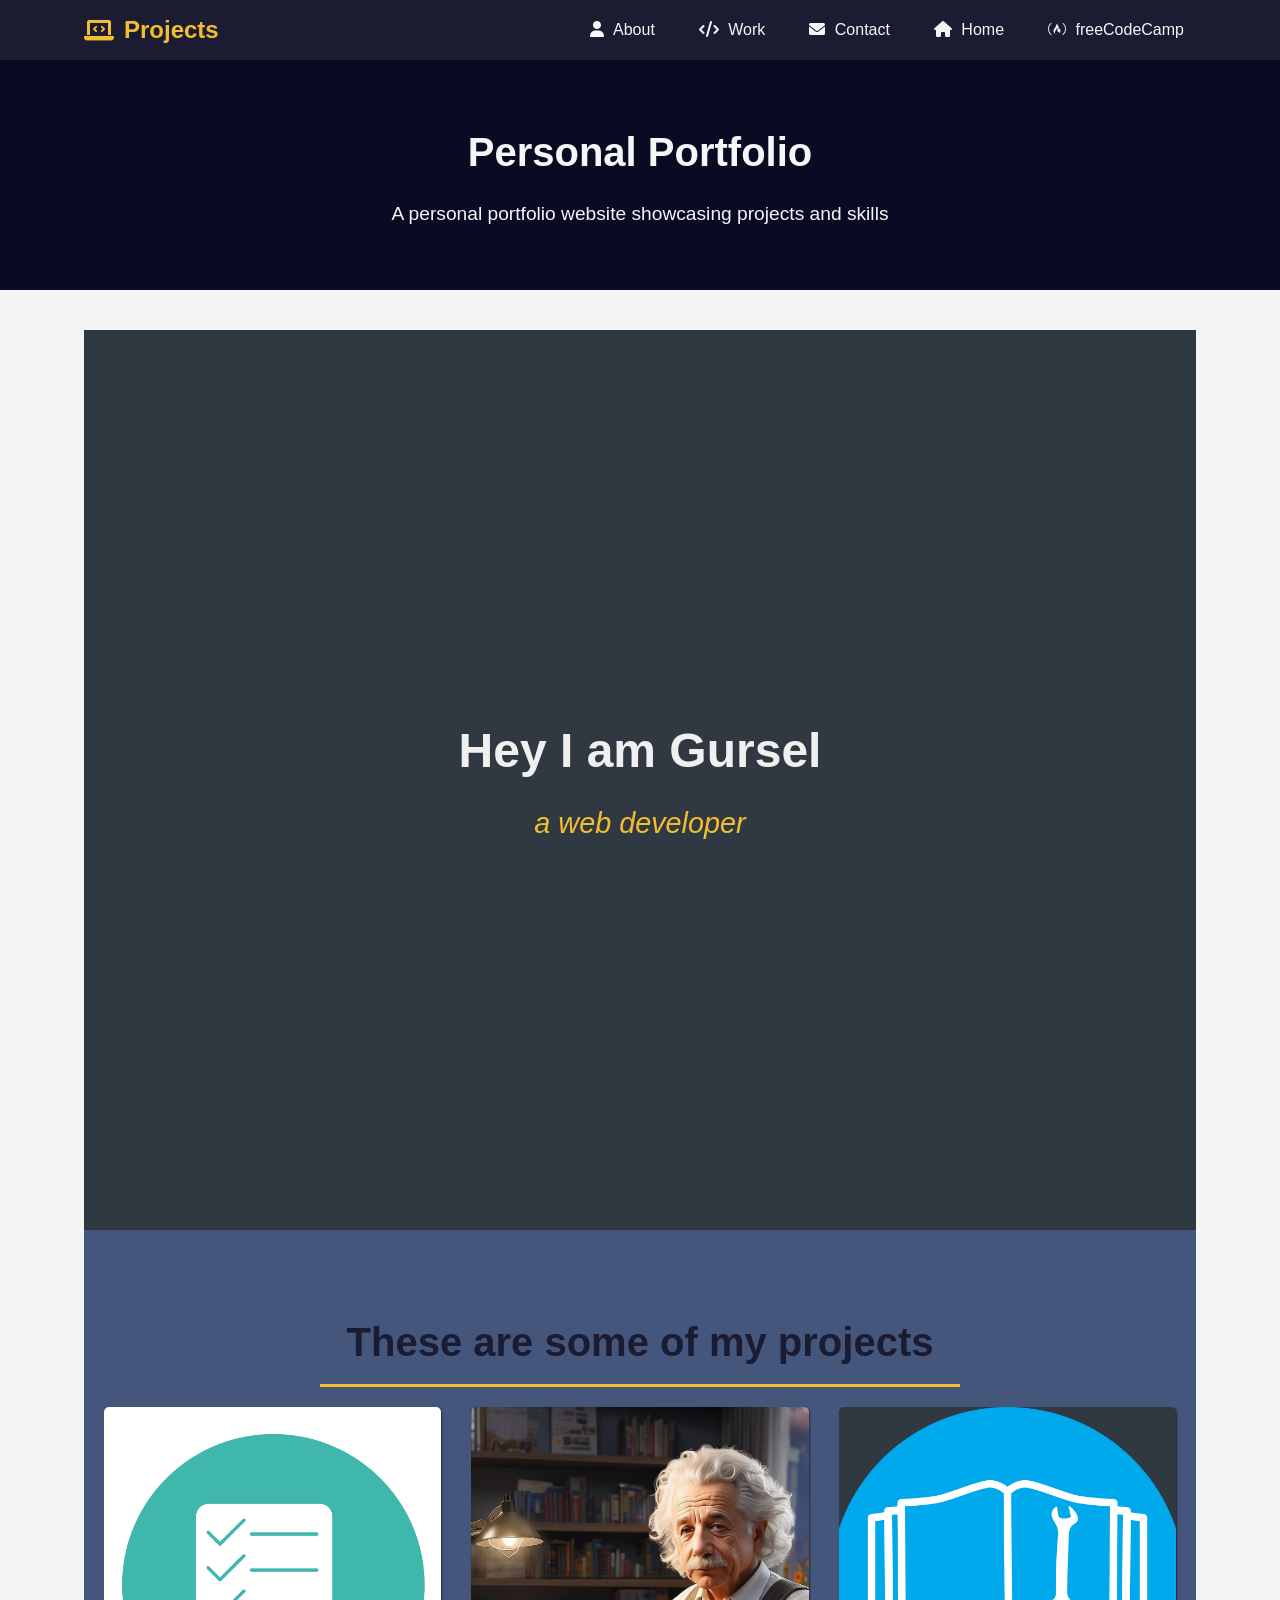
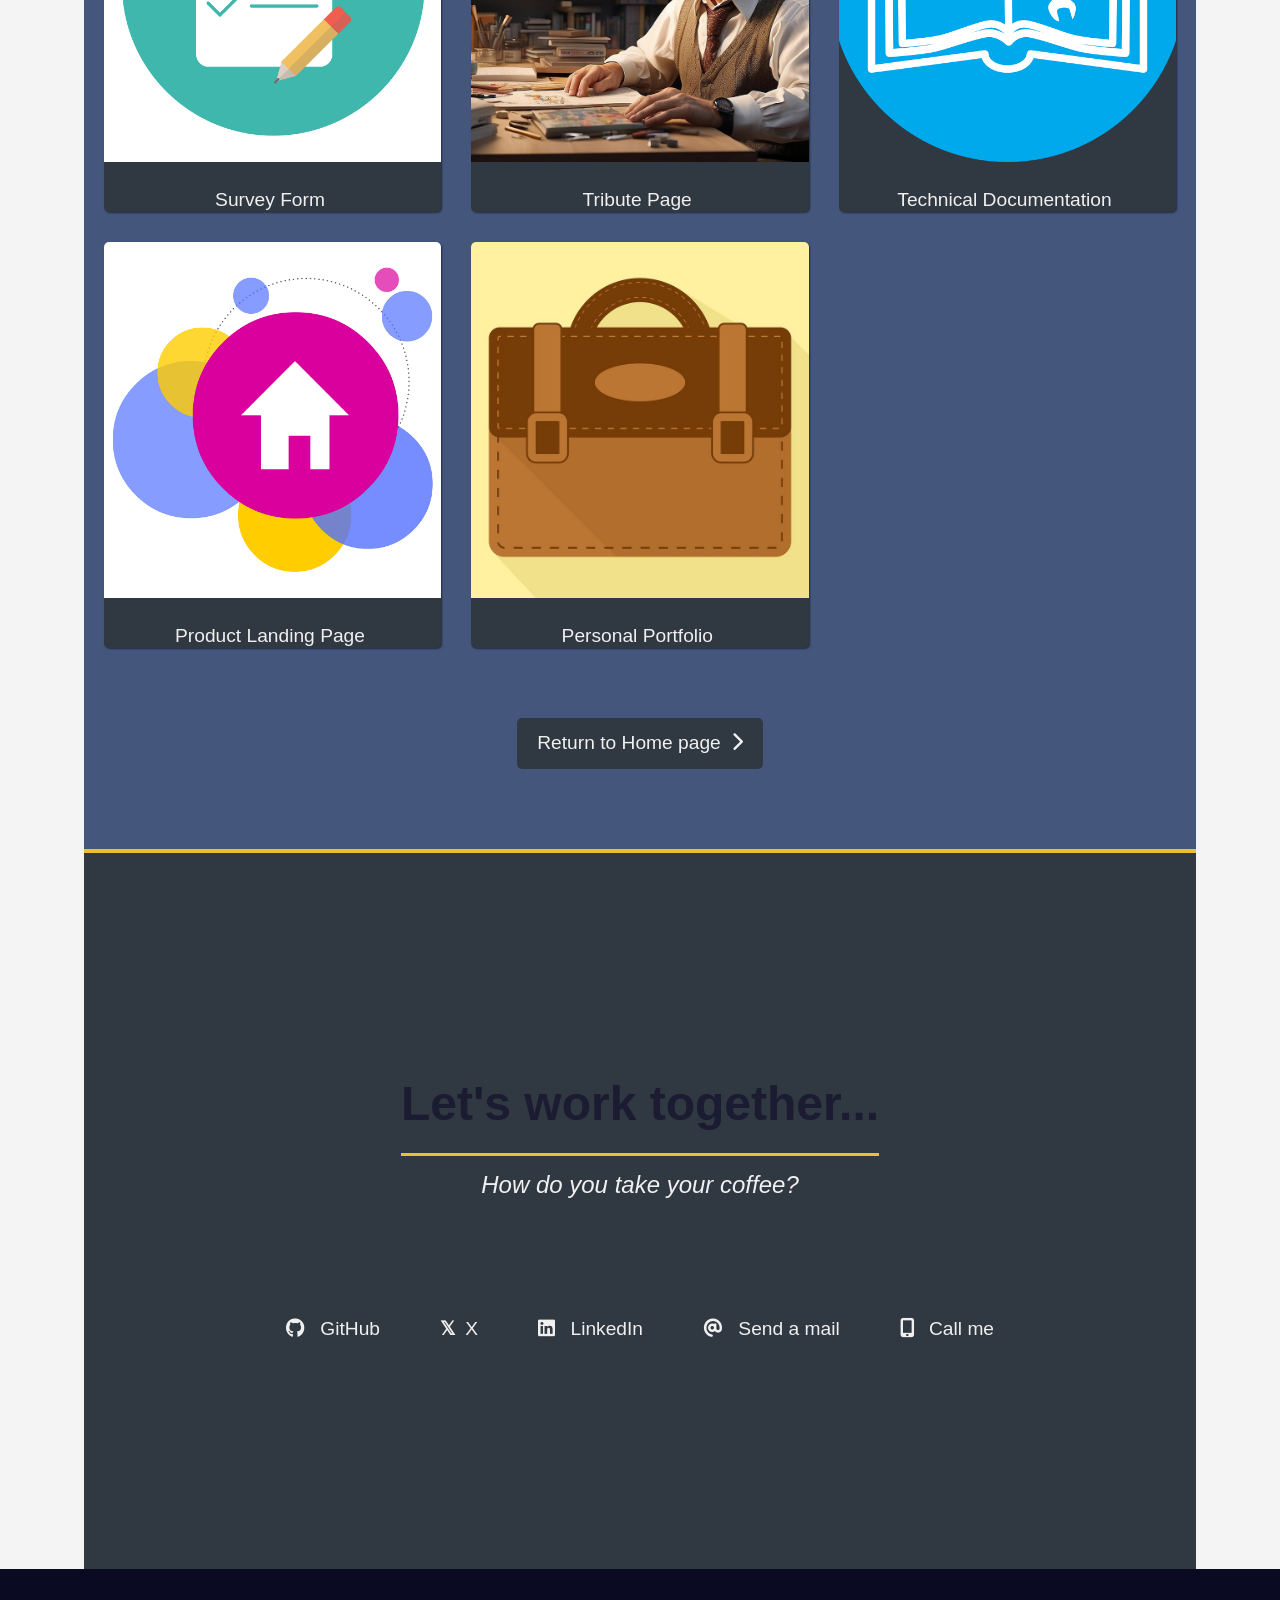
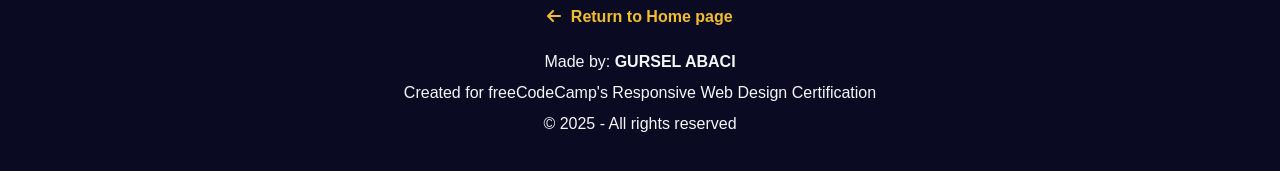
<file: 05-personal-portfolio/index.html>
<!DOCTYPE html>
<html lang="en">
<head>
    <meta charset="UTF-8">
    <meta name="viewport" content="width=device-width, initial-scale=1.0">
    <title>Personal Portfolio - FCC Responsive Web Design</title>
    <link rel="stylesheet" href="../styles-project.css">
    <link rel="stylesheet" href="styles.css">
    <link rel="stylesheet" href="https://cdnjs.cloudflare.com/ajax/libs/font-awesome/6.0.0-beta3/css/all.min.css">
</head>
<body>
    <nav id="navbar" class="navbar">
        <div class="container nav-container">
            <a href="https://gabaci72.github.io/gabaci/" class="logo">
                <i class="fas fa-laptop-code"></i> Projects
            </a>
            <ul class="nav-links">
                <li><a href="#welcome-section"><i class="fas fa-user"></i> About</a></li>
                <li><a href="#projects"><i class="fas fa-code"></i> Work</a></li>
                <li><a href="#contact"><i class="fas fa-envelope"></i> Contact</a></li>
                <li><a href="../index.html"><i class="fas fa-home"></i> Home</a></li>
                <li><a href="https://www.freecodecamp.org/" target="_blank"><i class="fab fa-free-code-camp"></i> freeCodeCamp</a></li>
            </ul>
        </div>
    </nav>

    <header>
        <div class="container">
            <h1>Personal Portfolio</h1>
            <p>A personal portfolio website showcasing projects and skills</p>
        </div>
    </header>

    <main class="container">
        <div class="project-content">
            <!-- Welcome section -->
            <section id="welcome-section" class="welcome-section">
                <h1>Hey I am Gursel</h1>
                <p>a web developer</p>
            </section>

            <!-- Projects section -->
            <section id="projects" class="projects-section">
                <h2 class="projects-section-header">These are some of my projects</h2>
                <div class="projects-grid">
                    <a href="../01-survey-form/index.html" class="project-tile" target="_blank">
                        <img class="project-image" src="./01-Survey-Form.png" alt="Survey Form Project">
                        <p class="project-title">
                            <span class="code">&lt;</span>
                            Survey Form
                            <span class="code">&#47;&gt;</span>
                        </p>
                    </a>
                    <a href="../02-tribute-page/index.html" class="project-tile" target="_blank">
                        <img class="project-image" src="./02-Tribute-Page.jpg" alt="Albert Einstein Tribute Page">
                        <p class="project-title">
                            <span class="code">&lt;</span>
                            Tribute Page
                            <span class="code">&#47;&gt;</span>
                        </p>
                    </a>
                    <a href="../03-technical-documentation/index.html" class="project-tile" target="_blank">
                        <img class="project-image" src="./03-technical-documentation.png" alt="Technical Documentation Page">
                        <p class="project-title">
                            <span class="code">&lt;</span>
                            Technical Documentation
                            <span class="code">&#47;&gt;</span>
                        </p>
                    </a>
                    <a href="../04-product-landing/index.html" class="project-tile" target="_blank">
                        <img class="project-image" src="./04-product-landing.png" alt="Product Landing Page">
                        <p class="project-title">
                            <span class="code">&lt;</span>
                            Product Landing Page
                            <span class="code">&#47;&gt;</span>
                        </p>
                    </a>
                    <a href="#" class="project-tile" target="_blank">
                        <img class="project-image" src="./05-personal-portfolio.jpg" alt="Personal Portfolio Page">
                        <p class="project-title">
                            <span class="code">&lt;</span>
                            Personal Portfolio
                            <span class="code">&#47;&gt;</span>
                        </p>
                    </a>
                </div>
                <a href="../index.html" class="btn btn-show-all">Return to Home page<i class="fas fa-chevron-right"></i></a>
            </section>

            <!-- Contact section -->
            <section id="contact" class="contact-section">
                <div class="contact-section-header">
                    <h2>Let's work together...</h2>
                    <p>How do you take your coffee?</p>
                </div>
                <div class="contact-links">
                    <!-- <a href="https://facebook.com/freecodecamp" target="_blank" class="btn contact-details">
                        <i class="fab fa-facebook-square"></i> Facebook
                    </a> -->
                    <a id="profile-link" href="https://github.com/gabaci72" target="_blank" class="btn contact-details">
                        <i class="fab fa-github"></i> GitHub
                    </a>
                    <a href="https://x.com/serianonim" target="_blank" class="btn contact-details">
                        <span style="font-weight:bold;margin-right:5px;">𝕏</span> X
                    </a>
                     <a href="https://www.linkedin.com/in/g%C3%BCraba-532b301b9/" target="_blank" class="btn contact-details">
                         <i class="fab fa-linkedin"></i> LinkedIn
                     </a>
                    <a href="mailto:serianonim@gmail.com" class="btn contact-details">
                        <i class="fas fa-at"></i> Send a mail
                    </a>
                    <a href="tel:555-555-5555" class="btn contact-details">
                        <i class="fas fa-mobile-alt"></i> Call me
                    </a>
                </div>
            </section>
        </div>
    </main>

    <footer>
        <div class="container">
            <p><a href="../index.html" class="back-link"><i class="fas fa-arrow-left"></i> Return to Home page</a></p>
            <p>Made by: <strong>GURSEL ABACI</strong></p>
            <p>Created for freeCodeCamp's Responsive Web Design Certification</p>
            <p>&copy; 2025 - All rights reserved</p>
        </div>
    </footer>
</body>
</html>
</file>
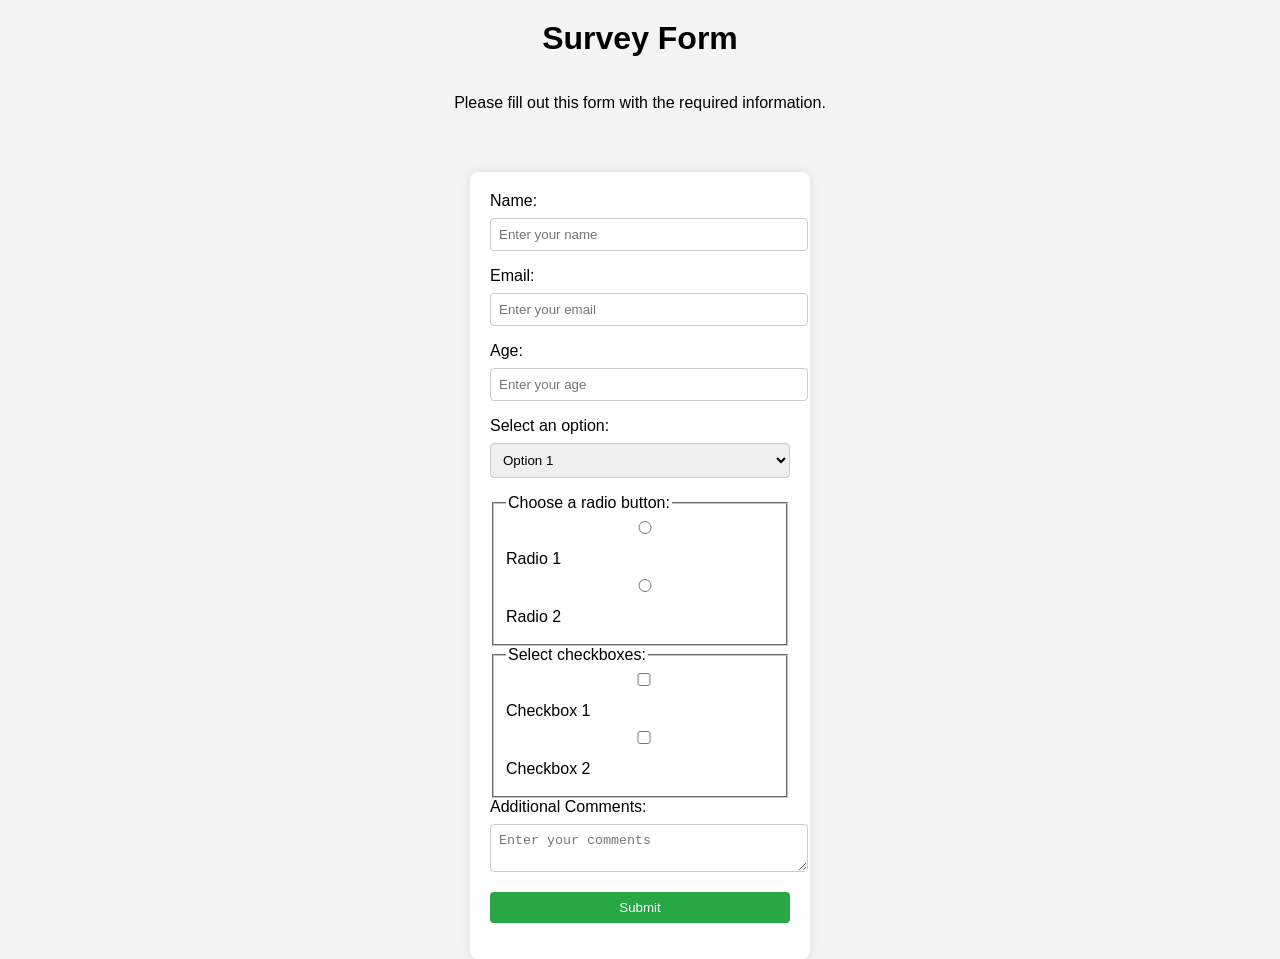
<file: 01-Survey-Form/sandbox-SurveyForm/index.html>
<!DOCTYPE html>
<html lang="en">
<head>
    <meta charset="UTF-8">
    <meta name="viewport" content="width=device-width, initial-scale=1.0">
    <title>Survey Form</title>
    <link rel="stylesheet" href="styles.css">
</head>
<body>
    <h1 id="title">Survey Form</h1>
    <p id="description">Please fill out this form with the required information.</p>
    <div id="progress-bar"></div>
    <form id="survey-form">
        <label id="name-label" for="name">Name:</label>
        <input type="text" id="name" name="name" placeholder="Enter your name" required>

        <label id="email-label" for="email">Email:</label>
        <input type="email" id="email" name="email" placeholder="Enter your email" required>
        <span id="email-error" class="error-message"></span>

        <label id="number-label" for="number">Age:</label>
        <input type="number" id="number" name="number" min="1" max="120" placeholder="Enter your age" required>

        <label id="dropdown-label" for="dropdown">Select an option:</label>
        <select id="dropdown" name="dropdown">
            <option value="option1">Option 1</option>
            <option value="option2">Option 2</option>
            <option value="other">Other</option>
        </select>
        <div id="other-field" style="display: none;">
            <label for="other-input">Please specify:</label>
            <input type="text" id="other-input" name="other-input">
        </div>

        <fieldset>
            <legend>Choose a radio button:</legend>
            <label>
                <input type="radio" name="radio-group" value="radio1"> Radio 1
            </label>
            <label>
                <input type="radio" name="radio-group" value="radio2"> Radio 2
            </label>
        </fieldset>

        <fieldset>
            <legend>Select checkboxes:</legend>
            <label>
                <input type="checkbox" name="checkbox-group" value="checkbox1"> Checkbox 1
            </label>
            <label>
                <input type="checkbox" name="checkbox-group" value="checkbox2"> Checkbox 2
            </label>
        </fieldset>

        <label for="comments">Additional Comments:</label>
        <textarea id="comments" name="comments" placeholder="Enter your comments"></textarea>

        <button id="submit" type="submit">Submit</button>
    </form>
    <script src="script.js"></script>
</body>
</html>
</file>
<file: styles.css>
/* Base styles and variables */
:root {
    --primary-color: #0a0a23;
    --secondary-color: #1b1b32;
    --accent-color: #f1be32;
    --text-color: #f5f6f7;
    --card-bg: #2a2a40;
    --hover-color: #3b3b4f;
}

* {
    margin: 0;
    padding: 0;
    box-sizing: border-box;
}

body {
    font-family: 'Segoe UI', Tahoma, Geneva, Verdana, sans-serif;
    line-height: 1.6;
    color: #333;
    background-color: #f4f4f4;
    padding-top: 60px; /* Space for fixed navbar */
}

.container {
    width: 90%;
    max-width: 1200px;
    margin: 0 auto;
    padding: 0 20px;
}

/* Navigation styles */
.navbar {
    background-color: var(--secondary-color);
    color: var(--text-color);
    position: fixed;
    top: 0;
    left: 0;
    right: 0;
    z-index: 1000;
    box-shadow: 0 2px 10px rgba(0, 0, 0, 0.1);
}

.nav-container {
    display: flex;
    justify-content: space-between;
    align-items: center;
    height: 60px;
}

.logo {
    color: var(--accent-color);
    font-size: 1.5rem;
    font-weight: bold;
    text-decoration: none;
    display: flex;
    align-items: center;
}

.logo i {
    margin-right: 10px;
}

.nav-links {
    display: flex;
    list-style: none;
}

.nav-links li {
    margin-left: 20px;
}

.nav-links a {
    color: var(--text-color);
    text-decoration: none;
    font-weight: 500;
    padding: 8px 12px;
    border-radius: 4px;
    transition: background-color 0.3s;
}

.nav-links a:hover,
.nav-links a.active {
    background-color: var(--hover-color);
}

.nav-links i {
    margin-right: 5px;
}

/* Header styles */
header {
    background-color: var(--primary-color);
    color: var(--text-color);
    padding: 60px 0;
    text-align: center;
}

header h1 {
    font-size: 2.5rem;
    margin-bottom: 15px;
}

header p {
    font-size: 1.2rem;
    max-width: 700px;
    margin: 0 auto;
}

/* Main content styles */
main {
    padding: 50px 0;
}

.projects h2 {
    text-align: center;
    margin-bottom: 40px;
    font-size: 2rem;
    color: var(--secondary-color);
    position: relative;
}

.projects h2::after {
    content: '';
    display: block;
    width: 80px;
    height: 4px;
    background-color: var(--accent-color);
    margin: 15px auto 0;
}

.projects-grid {
    display: grid;
    grid-template-columns: repeat(auto-fill, minmax(300px, 1fr));
    gap: 30px;
}

.project-card {
    background-color: white;
    border-radius: 8px;
    overflow: hidden;
    box-shadow: 0 5px 15px rgba(0, 0, 0, 0.1);
    transition: transform 0.3s ease, box-shadow 0.3s ease;
    position: relative;
    padding: 25px;
}

.project-card:hover {
    transform: translateY(-10px);
    box-shadow: 0 15px 30px rgba(0, 0, 0, 0.15);
}

.project-number {
    position: absolute;
    top: 15px;
    right: 15px;
    background-color: var(--accent-color);
    color: var(--primary-color);
    font-weight: bold;
    font-size: 1.2rem;
    padding: 5px 10px;
    border-radius: 4px;
}

.project-card h3 {
    font-size: 1.5rem;
    margin: 15px 0;
    color: var(--secondary-color);
}

.project-card p {
    color: #666;
    margin-bottom: 20px;
}

.project-link {
    display: inline-block;
    background-color: var(--secondary-color);
    color: white;
    padding: 10px 20px;
    border-radius: 4px;
    text-decoration: none;
    font-weight: 500;
    transition: background-color 0.3s ease;
}

.project-link:hover {
    background-color: var(--hover-color);
}

/* Contact section styles */
.contact-section {
    background-color: var(--secondary-color);
    color: var(--text-color);
    text-align: center;
    padding: 40px 0;
    border-top: 4px solid var(--accent-color);
}

.contact-section-header {
    margin-bottom: 30px;
}

.contact-section-header h2 {
    font-size: 2.2rem;
    margin-bottom: 10px;
}

.contact-section-header p {
    font-style: italic;
    font-size: 1.2rem;
}

.contact-links {
    display: flex;
    flex-wrap: wrap;
    justify-content: center;
    gap: 20px;
    max-width: 980px;
    margin: 0 auto;
}

.contact-details {
    display: inline-flex;
    align-items: center;
    font-size: 1.2rem;
    color: var(--text-color);
    text-decoration: none;
    padding: 10px 15px;
    border-radius: 4px;
    transition: transform 0.3s, background-color 0.3s;
    background-color: var(--hover-color);
}

.contact-details i,
.contact-details svg,
.contact-details span {
    margin-right: 10px;
}

.contact-details:hover {
    transform: translateY(-5px);
    background-color: var(--accent-color);
    color: var(--secondary-color);
}

/* Footer styles */
footer {
    background-color: var(--secondary-color);
    color: var(--text-color);
    text-align: center;
    padding: 30px 0;
}

footer p {
    margin: 5px 0;
}

/* Responsive styles */
@media (max-width: 768px) {
    header {
        padding: 40px 0;
    }

    header h1 {
        font-size: 2rem;
    }

    .projects-grid {
        grid-template-columns: repeat(auto-fill, minmax(250px, 1fr));
        gap: 20px;
    }

    .contact-section-header h2 {
        font-size: 1.8rem;
    }

    .contact-section-header p {
        font-size: 1.1rem;
    }

    .contact-links {
        gap: 15px;
    }

    .contact-details {
        font-size: 1.1rem;
        padding: 8px 12px;
    }
}

@media (max-width: 480px) {
    header {
        padding: 30px 0;
    }

    header h1 {
        font-size: 1.8rem;
    }

    header p {
        font-size: 1rem;
    }

    .projects h2 {
        font-size: 1.6rem;
    }

    .projects-grid {
        grid-template-columns: 1fr;
    }

    .project-card {
        padding: 20px;
    }

    .contact-section {
        padding: 30px 0;
    }

    .contact-section-header h2 {
        font-size: 1.6rem;
    }

    .contact-section-header p {
        font-size: 1rem;
    }

    .contact-links {
        flex-direction: column;
        gap: 10px;
    }

    .contact-details {
        width: 80%;
        margin: 0 auto;
        font-size: 1rem;
    }
}
</file>
<file: styles-project.css>
/* Base styles and variables */
:root {
    --primary-color: #0a0a23;
    --secondary-color: #1b1b32;
    --accent-color: #f1be32;
    --text-color: #f5f6f7;
    --card-bg: #2a2a40;
    --hover-color: #3b3b4f;
}

* {
    margin: 0;
    padding: 0;
    box-sizing: border-box;
}

body {
    font-family: 'Segoe UI', Tahoma, Geneva, Verdana, sans-serif;
    line-height: 1.6;
    color: #333;
    background-color: #f4f4f4;
    padding-top: 60px; /* Space for fixed navbar */
}

.container {
    width: 90%;
    max-width: 1200px;
    margin: 0 auto;
    padding: 0 20px;
}

/* Navigation styles */
.navbar {
    background-color: var(--secondary-color);
    color: var(--text-color);
    position: fixed;
    top: 0;
    left: 0;
    right: 0;
    z-index: 1000;
    box-shadow: 0 2px 10px rgba(0, 0, 0, 0.1);
}

.nav-container {
    display: flex;
    justify-content: space-between;
    align-items: center;
    height: 60px;
}

.logo {
    color: var(--accent-color);
    font-size: 1.5rem;
    font-weight: bold;
    text-decoration: none;
    display: flex;
    align-items: center;
}

.logo i {
    margin-right: 10px;
}

.nav-links {
    display: flex;
    list-style: none;
}

.nav-links li {
    margin-left: 20px;
}

.nav-links a {
    color: var(--text-color);
    text-decoration: none;
    font-weight: 500;
    padding: 8px 12px;
    border-radius: 4px;
    transition: background-color 0.3s;
}

.nav-links a:hover {
    background-color: var(--hover-color);
}

.nav-links i {
    margin-right: 5px;
}

/* Header styles */
header {
    background-color: var(--primary-color);
    color: var(--text-color);
    padding: 60px 0;
    text-align: center;
    margin-bottom: 40px;
}

header h1 {
    font-size: 2.5rem;
    margin-bottom: 15px;
}

header p {
    font-size: 1.2rem;
    max-width: 700px;
    margin: 0 auto;
}

/* Main content styles */
main {
    padding: 30px 0 60px;
}

.project-content {
    background-color: white;
    border-radius: 8px;
    padding: 30px;
    box-shadow: 0 5px 15px rgba(0, 0, 0, 0.1);
}

.project-content h2 {
    color: var(--secondary-color);
    margin-bottom: 20px;
    padding-bottom: 10px;
    border-bottom: 3px solid var(--accent-color);
}

/* Contact section styles */
.contact-section {
    background-color: var(--secondary-color);
    color: var(--text-color);
    text-align: center;
    padding: 40px 0;
    border-top: 4px solid var(--accent-color);
}

.contact-section-header {
    margin-bottom: 30px;
}

.contact-section-header h2 {
    font-size: 2.2rem;
    margin-bottom: 10px;
}

.contact-section-header p {
    font-style: italic;
    font-size: 1.2rem;
}

.contact-links {
    display: flex;
    flex-wrap: wrap;
    justify-content: center;
    gap: 20px;
    max-width: 980px;
    margin: 0 auto;
}

.contact-details {
    display: inline-flex;
    align-items: center;
    font-size: 1.2rem;
    color: var(--text-color);
    text-decoration: none;
    padding: 10px 15px;
    border-radius: 5px;
    transition: transform 0.3s, background-color 0.3s;
    background-color: var(--hover-color);
}

.contact-details i,
.contact-details svg,
.contact-details span {
    margin-right: 10px;
}

.contact-details:hover {
    transform: translateY(-5px);
    background-color: var(--accent-color);
    color: var(--secondary-color);
}

/* Footer styles */
footer {
    background-color: var(--primary-color);
    color: var(--text-color);
    text-align: center;
    padding: 30px 0;
}

footer p {
    margin: 5px 0;
}

.back-link {
    display: inline-block;
    color: var(--accent-color);
    text-decoration: none;
    font-weight: bold;
    margin-bottom: 15px;
    transition: color 0.3s;
}

.back-link:hover {
    color: white;
}

.back-link i {
    margin-right: 5px;
}

/* Responsive styles */
@media (max-width: 768px) {
    header {
        padding: 40px 0;
    }

    header h1 {
        font-size: 2rem;
    }

    .project-content {
        padding: 20px;
    }

    .contact-section-header h2 {
        font-size: 1.8rem;
    }

    .contact-section-header p {
        font-size: 1.1rem;
    }

    .contact-links {
        gap: 15px;
    }

    .contact-details {
        font-size: 1.1rem;
        padding: 8px 12px;
    }
}

@media (max-width: 480px) {
    .nav-container {
        flex-direction: column;
        height: auto;
        padding: 15px 0;
    }

    .nav-links {
        margin-top: 15px;
    }

    .nav-links li {
        margin: 0 10px;
    }

    header {
        padding: 30px 0;
        margin-top: 30px;
    }

    header h1 {
        font-size: 1.8rem;
    }

    header p {
        font-size: 1rem;
    }

    .contact-section {
        padding: 30px 0;
    }

    .contact-section-header h2 {
        font-size: 1.6rem;
    }

    .contact-section-header p {
        font-size: 1rem;
    }

    .contact-links {
        flex-direction: column;
        gap: 10px;
    }

    .contact-details {
        width: 80%;
        margin: 0 auto;
        font-size: 1rem;
    }
}
</file>
<file: 01-Survey-Form/styles.css>
/* Survey Form specific styles */
:root {
    --form-bg: #1b1b32;
    --form-text: #f5f6f7;
    --input-bg: #ffffff;
    --input-border: #0a0a23;
    --input-focus: #3b3b4f;
    --label-color: #f5f6f7;
    --button-bg: #37af65;
    --button-hover: #2e8b57;
    --fieldset-border: #3b3b4f;
}

body {
    font-family: 'Poppins', sans-serif;
    color: var(--form-text);
    background: linear-gradient(115deg, rgba(58, 58, 158, 0.8), rgba(136, 136, 206, 0.7)),
                url(https://cdn.freecodecamp.org/testable-projects-fcc/images/survey-form-background.jpeg);
    background-size: cover;
    background-position: center;
    background-attachment: fixed;
}

main.container {
    display: flex;
    justify-content: center;
    align-items: center;
    min-height: calc(100vh - 60px - 200px); /* Navbar ve footer yüksekliğini çıkarıyoruz */
    padding: 3rem 0;
}

.project-content {
    background-color: var(--form-bg);
    color: var(--form-text);
    padding: 2.5rem;
    border-radius: 0.5rem;
    width: 100%;
    max-width: 720px;
    margin: 0 auto;
    box-shadow: 0 0 25px rgba(0, 0, 0, 0.2);
}

#title {
    text-align: center;
    margin-bottom: 0.5rem;
    font-size: 2rem;
}

#description {
    text-align: center;
    font-style: italic;
    margin-bottom: 2rem;
    font-weight: 200;
}

#survey-form {
    background-color: rgba(27, 27, 50, 0.8);
    padding: 2.5rem;
    border-radius: 0.25rem;
    max-width: 600px;
    margin: 0 auto;
}

label {
    display: block;
    margin-bottom: 0.5rem;
    font-size: 1.1rem;
    color: var(--label-color);
}

input, 
select, 
textarea {
    display: block;
    width: 100%;
    height: 2.5rem;
    padding: 0.375rem 0.75rem;
    color: #495057;
    background-color: var(--input-bg);
    border: 1px solid var(--input-border);
    border-radius: 0.25rem;
    margin-bottom: 1.5rem;
    font-size: 1rem;
}

textarea {
    min-height: 120px;
    resize: vertical;
}

input:focus, 
select:focus, 
textarea:focus {
    border-color: var(--input-focus);
    outline: 0;
    box-shadow: 0 0 0 0.2rem rgba(59, 59, 79, 0.25);
}

fieldset {
    border: 1px solid var(--fieldset-border);
    border-radius: 0.25rem;
    padding: 1.25rem;
    margin-bottom: 1.5rem;
}

legend {
    width: auto;
    padding: 0 0.5rem;
    font-weight: 500;
    font-size: 1.1rem;
}

fieldset label {
    display: flex;
    align-items: center;
    margin: 0.5rem 0;
    font-size: 1rem;
}

fieldset input {
    width: auto;
    height: auto;
    margin: 0 0.5rem 0 0;
}

#submit {
    display: block;
    width: 100%;
    padding: 0.75rem;
    background-color: var(--button-bg);
    color: white;
    border: none;
    border-radius: 0.25rem;
    cursor: pointer;
    font-size: 1.1rem;
    font-weight: 500;
    transition: background-color 0.3s;
}

#submit:hover {
    background-color: var(--button-hover);
}

/* Responsive rules */
@media (max-width: 768px) {
    main.container {
        padding: 2rem 1rem;
        min-height: auto;
    }

    .project-content {
        padding: 1.5rem;
    }

    #survey-form {
        padding: 1.5rem;
    }

    #title {
        font-size: 1.75rem;
    }

    #description {
        font-size: 0.9rem;
    }
}

@media (max-width: 480px) {
    main.container {
        padding: 1.5rem 0.5rem;
    }

    .project-content {
        padding: 1rem;
        border-radius: 0.25rem;
    }

    #survey-form {
        padding: 1rem;
    }

    #title {
        font-size: 1.5rem;
    }

    fieldset {
        padding: 0.75rem;
    }

    input,
    select,
    textarea {
        font-size: 0.9rem;
    }

    label,
    legend {
        font-size: 1rem;
    }

    #submit {
        font-size: 1rem;
        padding: 0.6rem;
    }
}
:root {
    --form-bg: #f3f3f3;
    --input-bg: #fff;
    --input-border: #ced4da;
    --input-focus: #80bdff;
    --button-bg: var(--accent-color);
    --button-hover: #d4a72c;
/* }
body {
    font-family: Arial, sans-serif;
    margin: 0;
    padding: 0;
    display: flex;
    flex-direction: column;
    align-items: center;
    background-color: #f4f4f4;
} */
.project-content {
    max-width: 800px;
    margin: 0 auto;
    background-color: var(--form-bg);
    padding: 40px;
    border-radius: 8px;
}

#title {
    text-align: center;
    margin-bottom: 10px;
}

#description {
    text-align: center;
    font-style: italic;
    margin-bottom: 30px;
    color: #666;
}

.form-group {
    margin-bottom: 25px;
}

.form-group p {
    margin-bottom: 10px;
    font-weight: 500;
}
h1 {
    margin-top: 20px;
    color: #3b3b4f;
}

p {
    margin-bottom: 20px;
}

form {
    background-color: #fff;
    padding: 20px;
    border-radius: 8px;
    box-shadow: 0 0 10px rgba(0, 0, 0, 0.1);
    width: 300px;
}

label {
    display: block;
    margin-bottom: 8px;
}

input, select, textarea, button {
    width: 100%;
    padding: 8px;
    margin-bottom: 16px;
    border: 1px solid #ccc;
    border-radius: 4px;
}

/* button {
    background-color: #28a745;
    color: #fff;
    border: none;
    cursor: pointer;
} */
.button {
    display: block;
    width: 100%;
    padding: 12px;
    background-color: var(--button-bg);
    color: #fff;
    border: none;
    border-radius: 4px;
    cursor: pointer;
    font-size: 16px;
    font-weight: 500;
    transition: background-color 0.3s;
}

button:hover {
    background-color: #218838;
}
</file>
<file: 03-technical-documentation/styles.css>
/* Technical Documentation specific styles */
:root {
    --doc-bg: #ffffff;
    --sidebar-bg: #f8f9fa;
    --code-bg: #f5f5f5;
    --border-color: #e0e0e0;
}

.doc-container {
    display: flex;
    gap: 30px;
    max-width: 1200px;
}

#doc-navbar {
    width: 300px;
    height: 100%;
    position: sticky;
    top: 80px;
    background-color: var(--sidebar-bg);
    border-right: 1px solid var(--border-color);
    border-radius: 5px;
    padding: 20px;
    max-height: calc(100vh - 200px);
    overflow-y: auto;
}

#doc-navbar header {
    text-align: center;
    padding: 10px 0;
    margin-bottom: 20px;
    border-bottom: 2px solid var(--accent-color);
}

#doc-navbar h2 {
    margin: 0;
    font-size: 1.5rem;
}

#doc-navbar ul {
    list-style: none;
    padding: 0;
}

#doc-navbar li {
    border-bottom: 1px solid var(--border-color);
}

#doc-navbar li:last-child {
    border-bottom: none;
}

.nav-link {
    display: block;
    padding: 12px 10px;
    color: var(--secondary-color);
    text-decoration: none;
    transition: background-color 0.2s;
}

.nav-link:hover {
    background-color: rgba(0, 0, 0, 0.05);
}

#main-doc {
    flex: 1;
    background-color: var(--doc-bg);
    padding: 20px 30px;
    border-radius: 5px;
    box-shadow: 0 2px 10px rgba(0, 0, 0, 0.05);
}

.main-section {
    margin-bottom: 40px;
}

.main-section header {
    background: none;
    color: var(--secondary-color);
    padding: 0;
    margin-bottom: 20px;
    text-align: left;
}

.main-section h3 {
    font-size: 1.8rem;
    margin: 0;
    padding-bottom: 10px;
    border-bottom: 2px solid var(--accent-color);
}

.main-section p {
    margin-bottom: 15px;
    line-height: 1.7;
}

.main-section ul {
    margin-bottom: 20px;
    padding-left: 30px;
}

.main-section li {
    margin-bottom: 10px;
}

code {
    display: block;
    background-color: var(--code-bg);
    padding: 15px;
    margin: 15px 0;
    border-radius: 5px;
    border-left: 4px solid var(--accent-color);
    font-family: 'Courier New', Courier, monospace;
    white-space: pre;
    overflow-x: auto;
}

/* Responsive adjustments */
@media (max-width: 900px) {
    .doc-container {
        flex-direction: column;
    }
    
    #doc-navbar {
        width: 100%;
        position: relative;
        top: 0;
        max-height: none;
        margin-bottom: 30px;
    }
    
    #main-doc {
        padding: 20px;
    }
}

@media (max-width: 480px) {
    #main-doc {
        padding: 15px;
    }
    
    .main-section h3 {
        font-size: 1.5rem;
    }
    
    code {
        padding: 10px;
        font-size: 0.9rem;
    }
}
</file>
<file: 04-product-landing/styles.css>
/* styles.css */
:root {
    --primary-color: #3498db;
    --secondary-color: #2c3e50;
    --accent-color: #e74c3c;
    --light-color: #ecf0f1;
    --dark-color: #2c3e50;
}

* {
    margin: 0;
    padding: 0;
    box-sizing: border-box;
}

body {
    font-family: 'Segoe UI', Tahoma, Geneva, Verdana, sans-serif;
    line-height: 1.6;
    color: #333;
}

#header {
    background-color: var(--secondary-color);
    padding: 15px 20px;
    display: flex;
    justify-content: space-between;
    align-items: center;
    position: sticky;
    top: 0;
    z-index: 1000;
    gap: 10px;
}

.logo-container {
    display: flex;
    align-items: center;
    justify-content: center;
    gap: 15px;
    padding: 20px; 
}

.logo-text {
    font-size: 28px;
    font-weight: bold;
    color: #ff0000;
    text-align: center; 
}
#header-img {
    height: 60px;
}

#nav-bar {
    display: flex;
    gap: 20px;
}

.nav-link {
    color: var(--light-color);
    text-decoration: none;
    font-weight: 500;
    transition: color 0.3s;
    display: flex;
    align-items: center;
    gap: 5px;
}

.nav-link:hover {
    color: var(--primary-color);
}

.home-btn {
    font-size: 1rem;
    color: #fff;
}
main {
    padding-top: 80px;
}

.hero {
    background: linear-gradient(rgba(0,0,0,0.7), rgba(0,0,0,0.7)), url('https://via.placeholder.com/1920x600') center/cover;
    color: white;
    text-align: center;
    padding: 100px 20px;
}

.hero h1 {
    font-size: 2.5rem;
    margin-bottom: 20px;
}

.hero p {
    font-size: 1.2rem;
}

section {
    padding: 60px 20px;
}

h2 {
    text-align: center;
    margin-bottom: 40px;
    color: var(--dark-color);
    font-size: 2rem;
}

.feature-section {
    background-color: var(--light-color);
}

.features {
    display: flex;
    justify-content: center;
    flex-wrap: wrap;
    gap: 30px;
    max-width: 1200px;
    margin: 0 auto;
}

.feature {
    flex: 1;
    min-width: 250px;
    text-align: center;
    padding: 30px 20px;
    background: white;
    border-radius: 10px;
    box-shadow: 0 5px 15px rgba(0,0,0,0.1);
}

.feature i {
    font-size: 2.5rem;
    color: var(--primary-color);
    margin-bottom: 20px;
}

.feature h3 {
    margin-bottom: 15px;
    color: var(--dark-color);
}

.video-container {
    max-width: 800px;
    margin: 0 auto;
    position: relative;
    padding-bottom: 56.25%; /* 16:9 aspect ratio */
    height: 0;
    overflow: hidden;
}

.video-container iframe {
    position: absolute;
    top: 0;
    left: 0;
    width: 100%;
    height: 100%;
}

.pricing {
    background-color: var(--light-color);
}

.plans {
    display: flex;
    justify-content: center;
    flex-wrap: wrap;
    gap: 20px;
    max-width: 1200px;
    margin: 0 auto;
}

.plan {
    flex: 1;
    min-width: 280px;
    background: white;
    border-radius: 10px;
    padding: 30px;
    text-align: center;
    box-shadow: 0 5px 15px rgba(0,0,0,0.1);
    transition: transform 0.3s;
    position: relative;
    z-index: 1;
}

/* Arka plan resmi için ortak stil */
.plan::before {
    content: "";
    position: absolute;
    top: 0;
    left: 0;
    width: 100%;
    height: 100%;
    background-size: cover;
    background-position: center;
    opacity: 0.4; /* %60 şeffaflık */
    z-index: -1;
    border-radius: 10px;
}

.plan:hover {
    transform: translateY(-10px);
}

.plan.featured {
    border: 2px solid var(--primary-color);
    position: relative;
}

/* Her plan için özel arka plan resimleri */
.plan:nth-child(1)::before {
    background-image: url('./img/basic1.jpg');
}

.plan:nth-child(2)::before {
    background-image: url('./img/prof.jpg');
}

.plan:nth-child(3)::before {
    background-image: url('./img/premium.jpg');
}

.plan h3 {
    font-size: 1.5rem;
    margin-bottom: 15px;
}

.price {
    font-size: 2rem;
    font-weight: bold;
    color: var(--primary-color);
    margin-bottom: 20px;
}

.plan ul {
    list-style: none;
    margin-bottom: 30px;
}

.plan ul li {
    padding: 8px 0;
    border-bottom: 1px solid #eee;
}

.btn {
    display: inline-block;
    background-color: var(--primary-color);
    color: white;
    padding: 12px 30px;
    border: none;
    border-radius: 5px;
    cursor: pointer;
    font-size: 1rem;
    transition: background-color 0.3s;
}

.btn:hover {
    background-color: var(--dark-color);
}

.newsletter {
    text-align: center;
    max-width: 600px;
    margin: 0 auto;
}

.newsletter h2 {
    margin-bottom: 20px;
}

#form {
    display: flex;
    flex-direction: column;
    gap: 15px;
}

#email {
    padding: 15px;
    border: 1px solid #ddd;
    border-radius: 5px;
    font-size: 1rem;
}

footer {
    background-color: var(--dark-color);
    color: white;
    text-align: center;
    padding: 20px;
}

@media (max-width: 768px) {
    #header {
        flex-direction: column;
        padding: 15px;
    }
    
    #nav-bar {
        margin-top: 15px;
        flex-direction: column;
        gap: 10px;
    }
    
    .features, .plans {
        flex-direction: column;
    }
    
    .hero {
        padding: 80px 20px;
    }
    
    section {
        padding: 40px 20px;
    }
}

@media (max-width: 480px) {
    .hero h1 {
        font-size: 2rem;
    }
    
    .hero p {
        font-size: 1rem;
    }
    
    h2 {
        font-size: 1.5rem;
    }
}
</file>
<file: 05-personal-portfolio/styles.css>
/* Personal Portfolio specific styles */
:root {
    --main-blue: #45567d;
    --main-red: #be3144;
    --main-gray: #303841;
    --main-white: #f0f0f0;
}

/* Ensure navbar is always at the top of the viewport */
#navbar {
    position: fixed;
    top: 0;
    left: 0;
    width: 100%;
    z-index: 1000;
}

.project-content {
    padding: 0;
    box-shadow: none;
    background: none;
}

/* Welcome section */
.welcome-section {
    display: flex;
    flex-direction: column;
    justify-content: center;
    align-items: center;
    width: 100%;
    height: 100vh; /* Viewport yüksekliğine eşit */
    background-color: var(--main-gray);
    color: var(--main-white);
}

.welcome-section h1 {
    font-size: 3rem;
    margin-bottom: 10px;
}

.welcome-section p {
    font-size: 1.8rem;
    font-style: italic;
    color: var(--accent-color);
}

/* Projects section */
.projects-section {
    text-align: center;
    padding: 80px 20px;
    background-color: var(--main-blue);
    color: var(--main-white);
}

.projects-section-header {
    max-width: 640px;
    margin: 0 auto 50px;
    font-size: 2.5rem;
    border-bottom: 0.2rem solid var(--main-white);
}

.projects-grid {
    display: grid;
    grid-template-columns: repeat(auto-fit, minmax(320px, 1fr));
    grid-gap: 30px;
    width: 100%;
    max-width: 1200px;
    margin: 0 auto 50px;
}

.project-tile {
    background-color: var(--main-gray);
    box-shadow: 1px 1px 2px rgba(0, 0, 0, 0.5);
    border-radius: 5px;
    overflow: hidden;
    text-decoration: none;
    color: var(--main-white);
    transition: transform 0.3s ease;
}

.project-tile:hover {
    transform: translateY(-10px);
}

.project-image {
    height: calc(100% - 50px);
    width: 100%;
    object-fit: cover;
}

.project-title {
    font-size: 1.2rem;
    padding: 15px 0;
    margin: 0;
}

.code {
    color: var(--main-gray);
    transition: color 0.3s ease-out;
}

.project-tile:hover .code {
    color: var(--accent-color);
}

.btn {
    display: inline-block;
    padding: 10px 20px;
    border-radius: 5px;
    text-decoration: none;
    color: var(--main-white);
    background-color: var(--main-gray);
    transition: background-color 0.3s ease;
}

.btn:hover {
    background-color: var(--accent-color);
}

.btn-show-all {
    font-size: 1.2rem;
    margin-top: 20px;
}

.btn-show-all i {
    margin-left: 10px;
    transform: translateX(0);
    transition: transform 0.3s ease;
}

.btn-show-all:hover i {
    transform: translateX(5px);
}

/* Contact section */
.contact-section {
    display: flex;
    flex-direction: column;
    justify-content: center;
    align-items: center;
    text-align: center;
    width: 100%;
    height: 80vh;
    padding: 0 20px;
    background-color: var(--main-gray);
    color: var(--main-white);
}

.contact-section-header h2 {
    font-size: 3rem;
    margin-bottom: 10px;
}

.contact-section-header p {
    font-style: italic;
    font-size: 1.5rem;
    margin-bottom: 40px;
}

.contact-links {
    display: flex;
    justify-content: center;
    flex-wrap: wrap;
    max-width: 980px;
    margin-top: 30px;
    gap: 20px;
}

.contact-details {
    font-size: 1.2rem;
    transition: transform 0.3s ease;
}

.contact-details:hover {
    transform: translateY(8px);
}

/* Responsive adjustments */
@media (max-width: 768px) {
    .welcome-section h1 {
        font-size: 2.5rem;
    }
    
    .welcome-section p {
        font-size: 1.5rem;
    }
    
    .projects-section-header {
        font-size: 2rem;
    }
    
    .contact-section-header h2 {
        font-size: 2.5rem;
    }
    
    .contact-section-header p {
        font-size: 1.3rem;
    }
    
    .contact-links {
        flex-direction: column;
    }
}

@media (max-width: 480px) {
    .welcome-section h1 {
        font-size: 2rem;
    }
    
    .welcome-section p {
        font-size: 1.2rem;
    }
    
    .projects-section-header {
        font-size: 1.8rem;
    }
    
    .contact-section-header h2 {
        font-size: 2rem;
    }
    
    .contact-section-header p {
        font-size: 1.1rem;
    }
}
</file>
<file: 01-Survey-Form/sandbox-SurveyForm/styles.css>
body {
    font-family: Arial, sans-serif;
    margin: 0;
    padding: 0;
    display: flex;
    flex-direction: column;
    align-items: center;
    background-color: #f4f4f4;
}

h1 {
    margin-top: 20px;
}

p {
    margin-bottom: 20px;
}

form {
    background-color: #fff;
    padding: 20px;
    border-radius: 8px;
    box-shadow: 0 0 10px rgba(0, 0, 0, 0.1);
    width: 300px;
}

label {
    display: block;
    margin-bottom: 8px;
}

input, select, textarea, button {
    width: 100%;
    padding: 8px;
    margin-bottom: 16px;
    border: 1px solid #ccc;
    border-radius: 4px;
}

button {
    background-color: #28a745;
    color: #fff;
    border: none;
    cursor: pointer;
}

button:hover {
    background-color: #218838;
}

#progress-bar {
    width: 100%;
    background-color: #f3f3f3;
    border-radius: 4px;
    overflow: hidden;
    margin-bottom: 20px;
}

#progress-bar div {
    height: 20px;
    background-color: #4caf50;
    width: 0;
    transition: width 0.3s;
}

.error-message {
    color: red;
    font-size: 0.9em;
    display: none;
}
</file>
